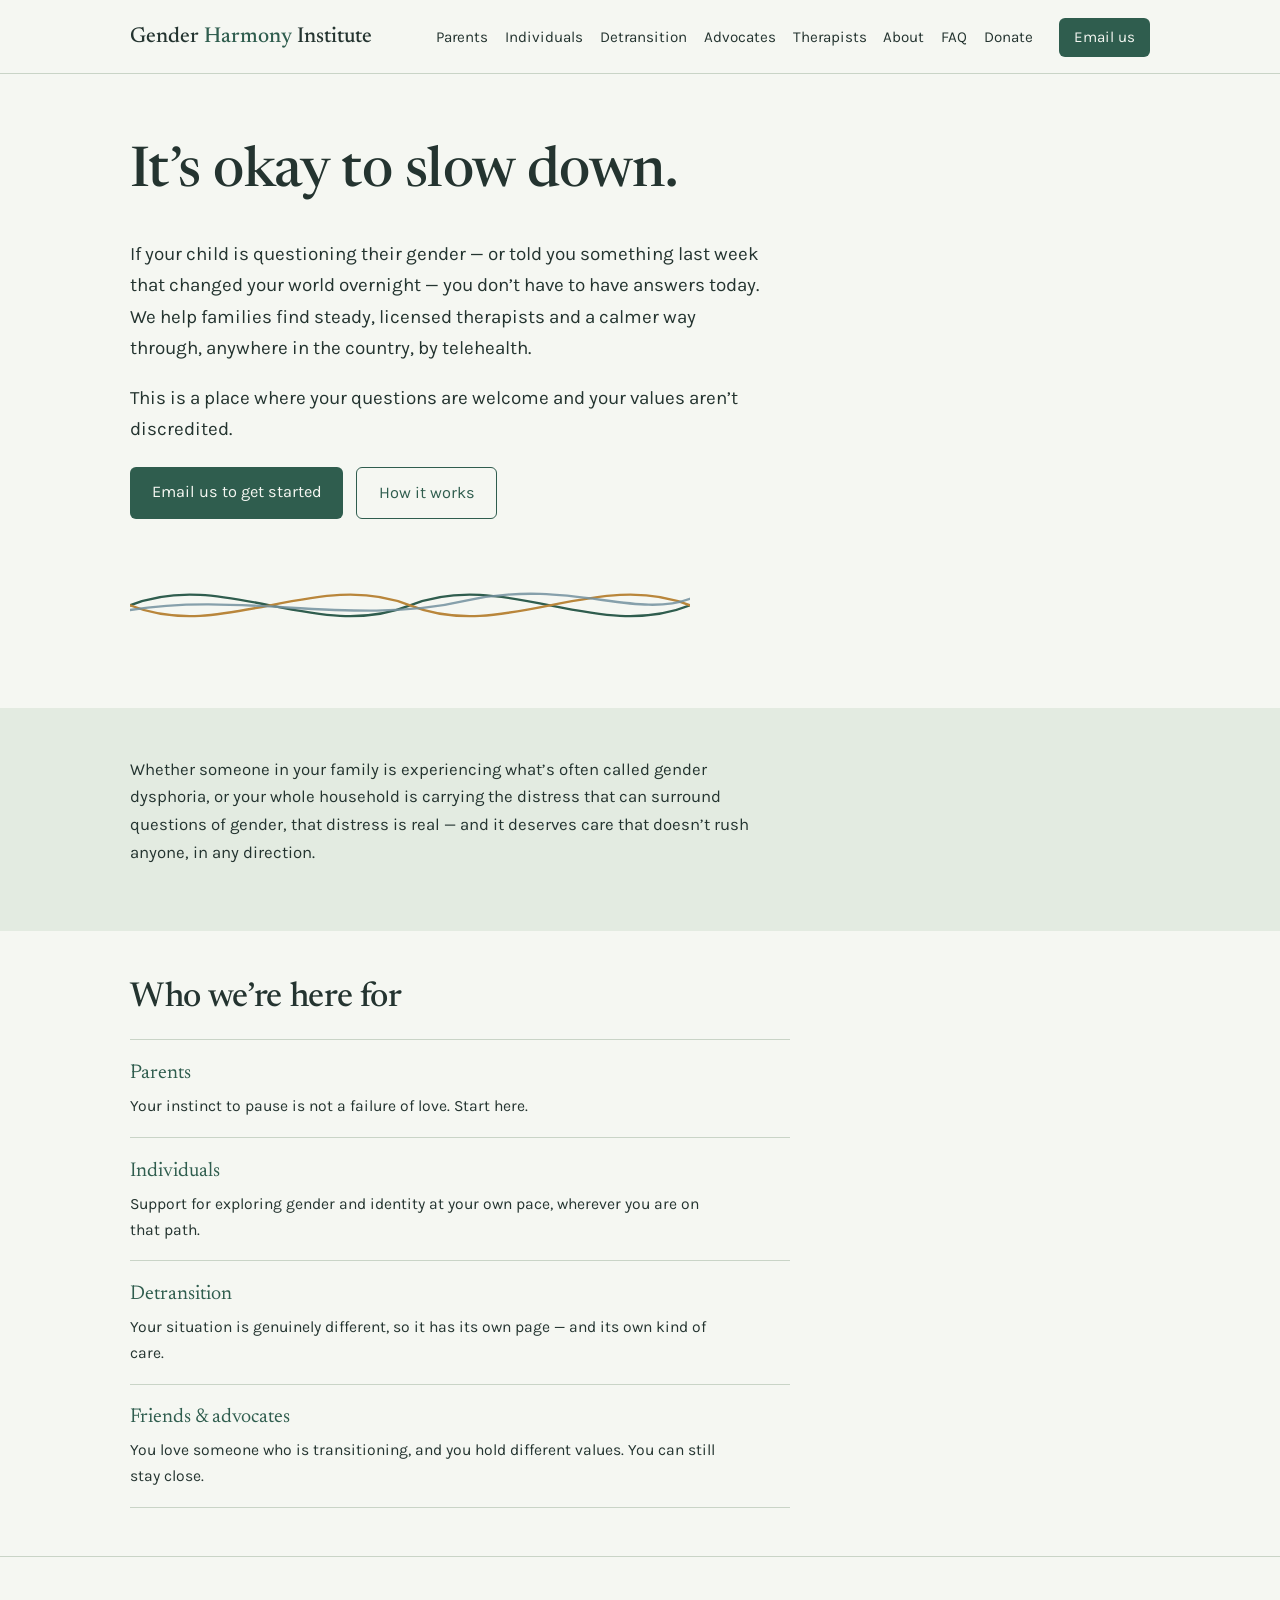
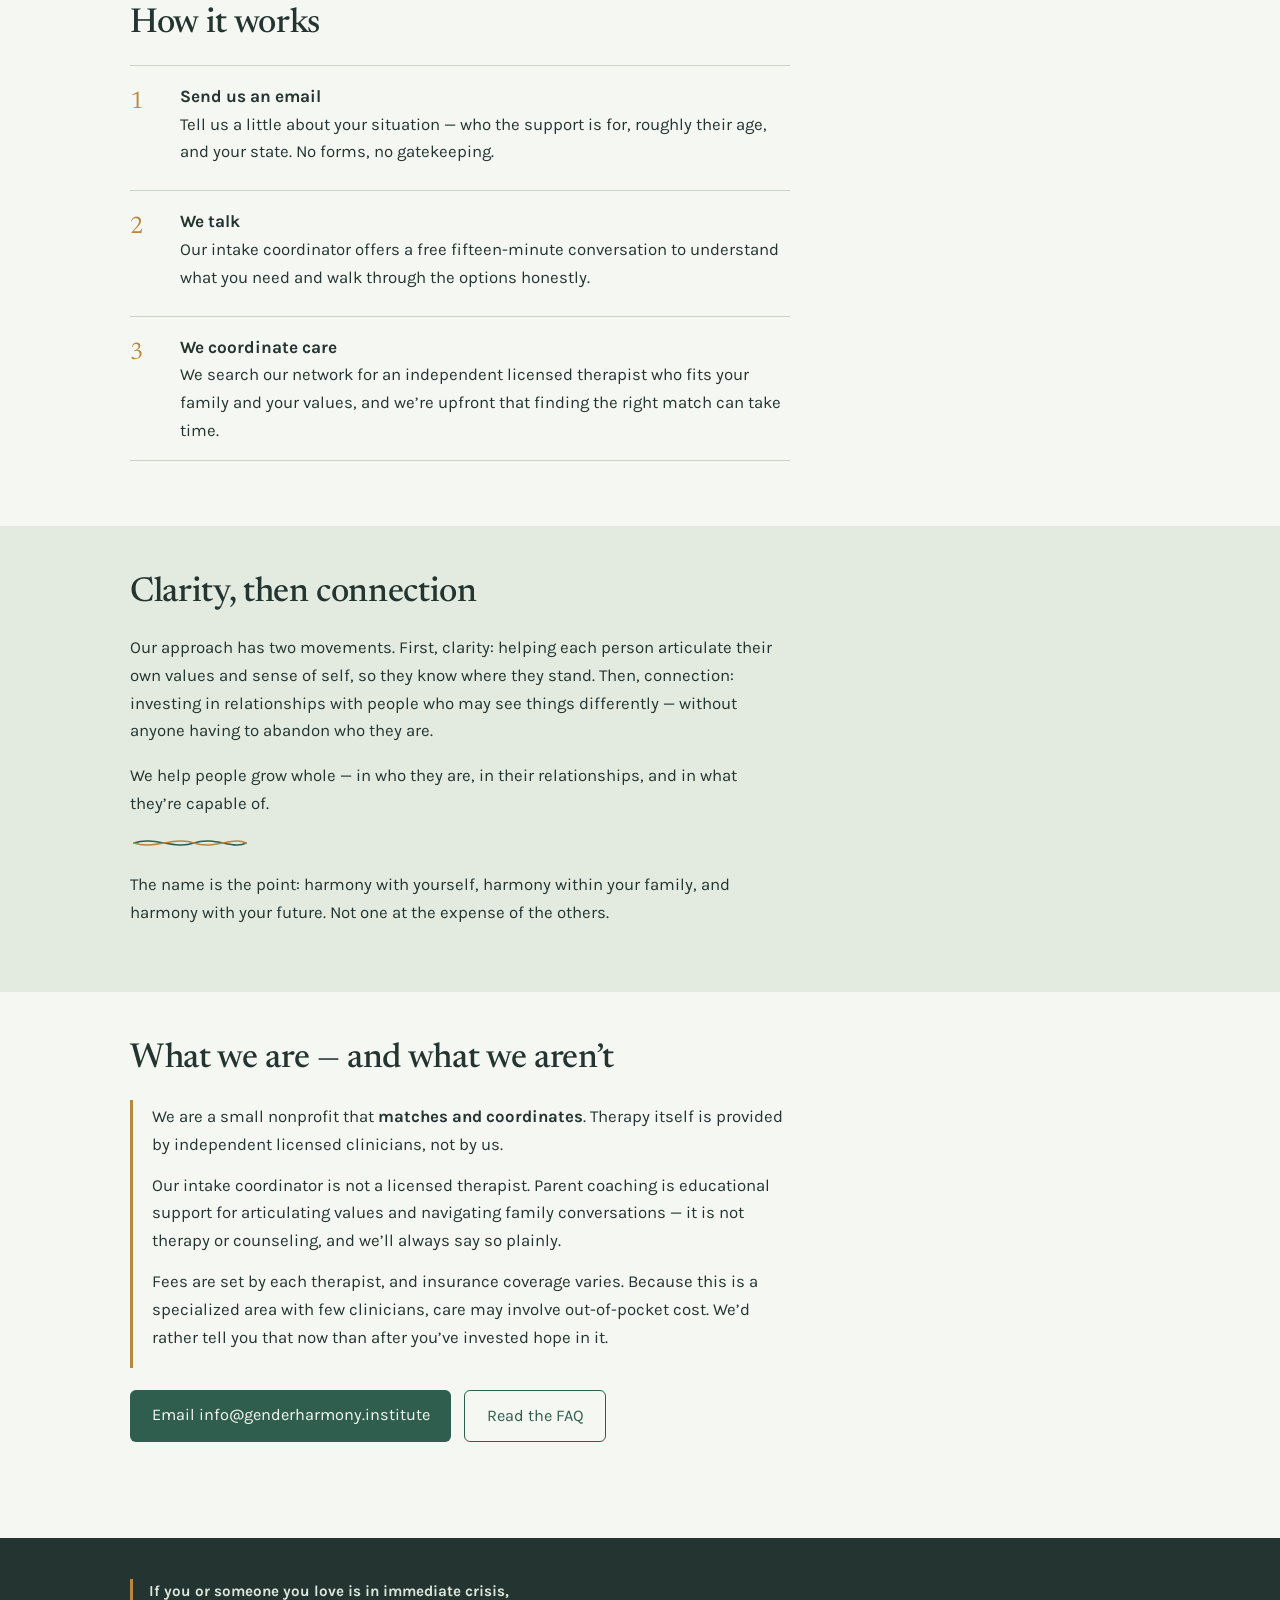
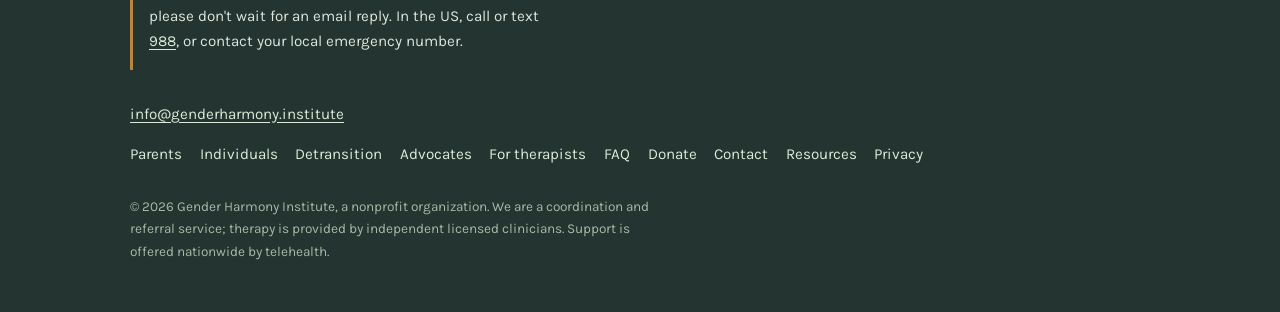
<file: index.html>
<!DOCTYPE html>
<html lang="en">
<head>
<meta charset="utf-8">
<meta name="viewport" content="width=device-width, initial-scale=1">
<title>Gender Harmony Institute — room to slow down</title>
<meta name="description" content="A nonprofit that connects families navigating gender-related distress or gender dysphoria with independent licensed therapists nationwide. It's okay to slow down.">
<link rel="preconnect" href="https://fonts.googleapis.com">
<link rel="preconnect" href="https://fonts.gstatic.com" crossorigin>
<link href="https://fonts.googleapis.com/css2?family=Karla:wght@400;600;700&family=Newsreader:ital,wght@0,400;0,500;0,600;1,400&display=swap" rel="stylesheet">
<link rel="icon" href="data:image/svg+xml,%3Csvg xmlns=%27http://www.w3.org/2000/svg%27 viewBox=%270 0 32 32%27%3E%3Ccircle cx=%2716%27 cy=%2716%27 r=%2716%27 fill=%27%232F5D4E%27/%3E%3Cpath d=%27M5 16c4-6 8 6 11 0s7-6 11 0%27 fill=%27none%27 stroke=%27%23F5F7F2%27 stroke-width=%272.2%27 stroke-linecap=%27round%27/%3E%3Cpath d=%27M5 16c4 6 8-6 11 0s7 6 11 0%27 fill=%27none%27 stroke=%27%23B9863B%27 stroke-width=%272.2%27 stroke-linecap=%27round%27/%3E%3C/svg%3E">
<link rel="stylesheet" href="styles.css">
</head>
<body>
<header class="site-header">
  <div class="wrap">
    <a class="wordmark" href="index.html">Gender <span>Harmony</span> Institute</a>
    <nav class="primary" aria-label="Main">
      <a href="parents.html">Parents</a>
      <a href="individuals.html">Individuals</a>
      <a href="detransition.html">Detransition</a>
      <a href="advocates.html">Advocates</a>
      <a href="therapists.html">Therapists</a>
      <a href="about.html">About</a>
      <a href="faq.html">FAQ</a>
      <a href="donate.html">Donate</a>
    </nav>
    <a class="nav-cta" href="mailto:info@genderharmony.institute">Email us</a>
  </div>
</header>
<main>

<section class="hero">
  <div class="wrap">
    <h1>It&rsquo;s okay to slow down.</h1>
    <p class="lede">If your child is questioning their gender &mdash; or told you something last week that changed your world overnight &mdash; you don&rsquo;t have to have answers today. We help families find steady, licensed therapists and a calmer way through, anywhere in the country, by telehealth.</p>
    <p class="lede">This is a place where your questions are welcome and your values aren&rsquo;t discredited.</p>
    <div class="btn-row">
      <a class="btn" href="mailto:info@genderharmony.institute">Email us to get started</a>
      <a class="btn ghost" href="#how">How it works</a>
    </div>
    <svg class="braid" viewBox="0 0 600 110" role="img" aria-label="Three interwoven strands, representing self, relationships, and capability" xmlns="http://www.w3.org/2000/svg">
  <path d="M0,55 C100,15 200,95 300,55 C400,15 500,95 600,55" fill="none" stroke="#2F5D4E" stroke-width="2.5" stroke-linecap="round"/>
  <path d="M0,55 C100,95 200,15 300,55 C400,95 500,15 600,55" fill="none" stroke="#B9863B" stroke-width="2.5" stroke-linecap="round"/>
  <path d="M0,60 C120,40 240,78 360,50 C470,26 540,70 600,48" fill="none" stroke="#74919F" stroke-width="2.5" stroke-linecap="round" opacity="0.85"/>
</svg>
  </div>
</section>

<section class="band">
  <div class="wrap">
    <p style="max-width:62ch">Whether someone in your family is experiencing what&rsquo;s often called gender dysphoria, or your whole household is carrying the distress that can surround questions of gender, that distress is real &mdash; and it deserves care that doesn&rsquo;t rush anyone, in any direction.</p>
  </div>
</section>

<section>
  <div class="wrap">
    <h2>Who we&rsquo;re here for</h2>
    <ul class="paths">
      <li><a href="parents.html">Parents</a><p>Your instinct to pause is not a failure of love. Start here.</p></li>
      <li><a href="individuals.html">Individuals</a><p>Support for exploring gender and identity at your own pace, wherever you are on that path.</p></li>
      <li><a href="detransition.html">Detransition</a><p>Your situation is genuinely different, so it has its own page &mdash; and its own kind of care.</p></li>
      <li><a href="advocates.html">Friends &amp; advocates</a><p>You love someone who is transitioning, and you hold different values. You can still stay close.</p></li>
    </ul>
  </div>
</section>

<section class="rule-top" id="how">
  <div class="wrap">
    <h2>How it works</h2>
    <ol class="steps">
      <li><strong>Send us an email</strong> Tell us a little about your situation &mdash; who the support is for, roughly their age, and your state. No forms, no gatekeeping.</li>
      <li><strong>We talk</strong> Our intake coordinator offers a free fifteen-minute conversation to understand what you need and walk through the options honestly.</li>
      <li><strong>We coordinate care</strong> We search our network for an independent licensed therapist who fits your family and your values, and we&rsquo;re upfront that finding the right match can take time.</li>
    </ol>
  </div>
</section>

<section class="band">
  <div class="wrap">
    <h2>Clarity, then connection</h2>
    <p>Our approach has two movements. First, clarity: helping each person articulate their own values and sense of self, so they know where they stand. Then, connection: investing in relationships with people who may see things differently &mdash; without anyone having to abandon who they are.</p>
    <p>We help people grow whole &mdash; in who they are, in their relationships, and in what they&rsquo;re capable of.</p>
    <svg class="divider" width="120" height="18" viewBox="0 0 120 18" aria-hidden="true" xmlns="http://www.w3.org/2000/svg">
  <path d="M4,9 C24,2 44,16 64,9 C84,2 104,16 116,9" fill="none" stroke="#2F5D4E" stroke-width="1.6" stroke-linecap="round"/>
  <path d="M4,9 C24,16 44,2 64,9 C84,16 104,2 116,9" fill="none" stroke="#B9863B" stroke-width="1.6" stroke-linecap="round"/>
</svg>
    <p style="max-width:62ch">The name is the point: harmony with yourself, harmony within your family, and harmony with your future. Not one at the expense of the others.</p>
  </div>
</section>

<section>
  <div class="wrap">
    <h2>What we are &mdash; and what we aren&rsquo;t</h2>
    <div class="plain">
      <p>We are a small nonprofit that <strong>matches and coordinates</strong>. Therapy itself is provided by independent licensed clinicians, not by us.</p>
      <p>Our intake coordinator is not a licensed therapist. Parent coaching is educational support for articulating values and navigating family conversations &mdash; it is not therapy or counseling, and we&rsquo;ll always say so plainly.</p>
      <p>Fees are set by each therapist, and insurance coverage varies. Because this is a specialized area with few clinicians, care may involve out-of-pocket cost. We&rsquo;d rather tell you that now than after you&rsquo;ve invested hope in it.</p>
    </div>
    <div class="btn-row">
      <a class="btn" href="mailto:info@genderharmony.institute">Email info@genderharmony.institute</a>
      <a class="btn ghost" href="faq.html">Read the FAQ</a>
    </div>
  </div>
</section>

</main>
<footer>
  <div class="wrap">
    <div class="cols">
      <div class="crisis">
        <p><strong>If you or someone you love is in immediate crisis,</strong> please don't wait for an email reply. In the US, call or text <a href="tel:988">988</a>, or contact your local emergency number.</p>
      </div>
      <div>
        <p><a href="mailto:info@genderharmony.institute">info@genderharmony.institute</a></p>
        <nav aria-label="Footer">
          <a href="parents.html">Parents</a>
          <a href="individuals.html">Individuals</a>
          <a href="detransition.html">Detransition</a>
          <a href="advocates.html">Advocates</a>
          <a href="therapists.html">For therapists</a>
          <a href="faq.html">FAQ</a>
          <a href="donate.html">Donate</a>
          <a href="contact.html">Contact</a>
          <a href="resources.html">Resources</a>
          <a href="privacy.html">Privacy</a>
        </nav>
      </div>
    </div>
    <p class="fine">&copy; 2026 Gender Harmony Institute, a nonprofit organization. We are a coordination and referral service; therapy is provided by independent licensed clinicians. Support is offered nationwide by telehealth.</p>
  </div>
</footer>
</body>
</html>
</file>
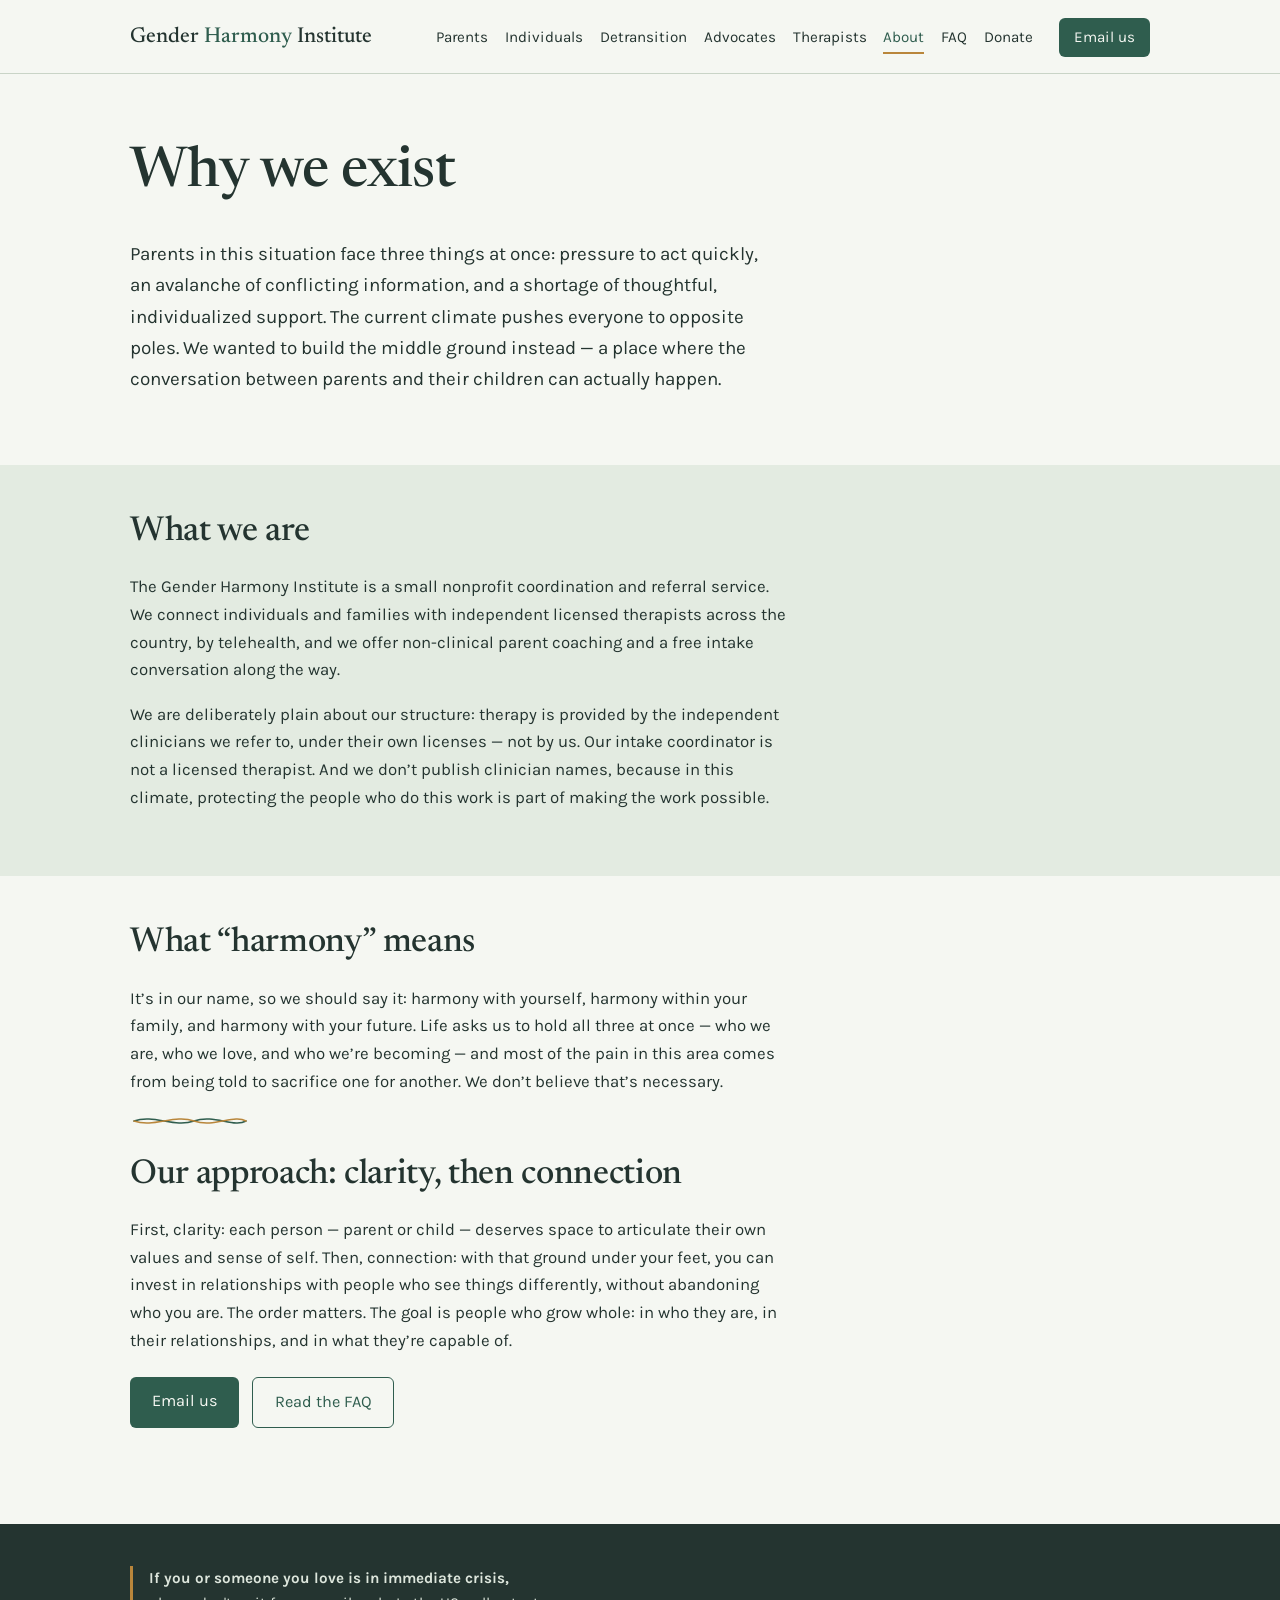
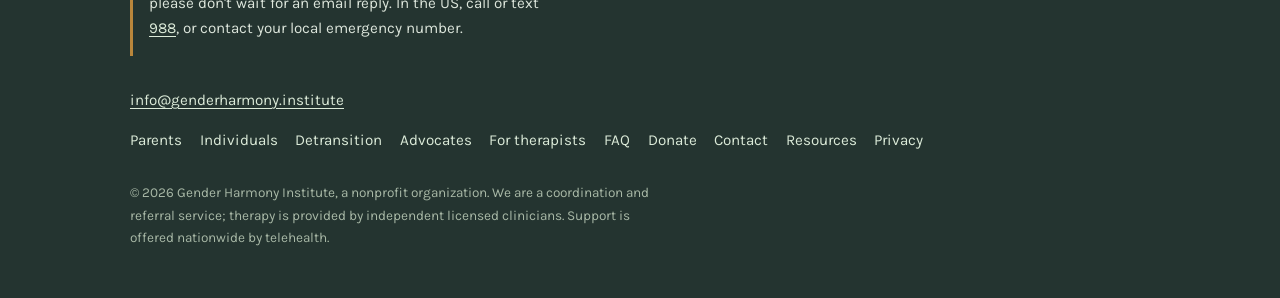
<file: about.html>
<!DOCTYPE html>
<html lang="en">
<head>
<meta charset="utf-8">
<meta name="viewport" content="width=device-width, initial-scale=1">
<title>About — Gender Harmony Institute</title>
<meta name="description" content="Who we are: a small nonprofit coordinating care for families navigating gender-related distress, nationwide by telehealth. Why harmony is the point.">
<link rel="preconnect" href="https://fonts.googleapis.com">
<link rel="preconnect" href="https://fonts.gstatic.com" crossorigin>
<link href="https://fonts.googleapis.com/css2?family=Karla:wght@400;600;700&family=Newsreader:ital,wght@0,400;0,500;0,600;1,400&display=swap" rel="stylesheet">
<link rel="icon" href="data:image/svg+xml,%3Csvg xmlns=%27http://www.w3.org/2000/svg%27 viewBox=%270 0 32 32%27%3E%3Ccircle cx=%2716%27 cy=%2716%27 r=%2716%27 fill=%27%232F5D4E%27/%3E%3Cpath d=%27M5 16c4-6 8 6 11 0s7-6 11 0%27 fill=%27none%27 stroke=%27%23F5F7F2%27 stroke-width=%272.2%27 stroke-linecap=%27round%27/%3E%3Cpath d=%27M5 16c4 6 8-6 11 0s7 6 11 0%27 fill=%27none%27 stroke=%27%23B9863B%27 stroke-width=%272.2%27 stroke-linecap=%27round%27/%3E%3C/svg%3E">
<link rel="stylesheet" href="styles.css">
</head>
<body>
<header class="site-header">
  <div class="wrap">
    <a class="wordmark" href="index.html">Gender <span>Harmony</span> Institute</a>
    <nav class="primary" aria-label="Main">
      <a href="parents.html">Parents</a>
      <a href="individuals.html">Individuals</a>
      <a href="detransition.html">Detransition</a>
      <a href="advocates.html">Advocates</a>
      <a href="therapists.html">Therapists</a>
      <a href="about.html" aria-current="page">About</a>
      <a href="faq.html">FAQ</a>
      <a href="donate.html">Donate</a>
    </nav>
    <a class="nav-cta" href="mailto:info@genderharmony.institute">Email us</a>
  </div>
</header>
<main>

<section class="hero">
  <div class="wrap">
    <h1>Why we exist</h1>
    <p class="lede">Parents in this situation face three things at once: pressure to act quickly, an avalanche of conflicting information, and a shortage of thoughtful, individualized support. The current climate pushes everyone to opposite poles. We wanted to build the middle ground instead &mdash; a place where the conversation between parents and their children can actually happen.</p>
  </div>
</section>

<section class="band">
  <div class="wrap">
    <h2>What we are</h2>
    <p>The Gender Harmony Institute is a small nonprofit coordination and referral service. We connect individuals and families with independent licensed therapists across the country, by telehealth, and we offer non-clinical parent coaching and a free intake conversation along the way.</p>
    <p>We are deliberately plain about our structure: therapy is provided by the independent clinicians we refer to, under their own licenses &mdash; not by us. Our intake coordinator is not a licensed therapist. And we don&rsquo;t publish clinician names, because in this climate, protecting the people who do this work is part of making the work possible.</p>
  </div>
</section>

<section>
  <div class="wrap">
    <h2>What &ldquo;harmony&rdquo; means</h2>
    <p>It&rsquo;s in our name, so we should say it: harmony with yourself, harmony within your family, and harmony with your future. Life asks us to hold all three at once &mdash; who we are, who we love, and who we&rsquo;re becoming &mdash; and most of the pain in this area comes from being told to sacrifice one for another. We don&rsquo;t believe that&rsquo;s necessary.</p>
    <svg class="divider" width="120" height="18" viewBox="0 0 120 18" aria-hidden="true" xmlns="http://www.w3.org/2000/svg">
  <path d="M4,9 C24,2 44,16 64,9 C84,2 104,16 116,9" fill="none" stroke="#2F5D4E" stroke-width="1.6" stroke-linecap="round"/>
  <path d="M4,9 C24,16 44,2 64,9 C84,16 104,2 116,9" fill="none" stroke="#B9863B" stroke-width="1.6" stroke-linecap="round"/>
</svg>
    <h2 style="margin-top:1.6rem">Our approach: clarity, then connection</h2>
    <p>First, clarity: each person &mdash; parent or child &mdash; deserves space to articulate their own values and sense of self. Then, connection: with that ground under your feet, you can invest in relationships with people who see things differently, without abandoning who you are. The order matters. The goal is people who grow whole: in who they are, in their relationships, and in what they&rsquo;re capable of.</p>
    <div class="btn-row">
      <a class="btn" href="mailto:info@genderharmony.institute">Email us</a>
      <a class="btn ghost" href="faq.html">Read the FAQ</a>
    </div>
  </div>
</section>

</main>
<footer>
  <div class="wrap">
    <div class="cols">
      <div class="crisis">
        <p><strong>If you or someone you love is in immediate crisis,</strong> please don't wait for an email reply. In the US, call or text <a href="tel:988">988</a>, or contact your local emergency number.</p>
      </div>
      <div>
        <p><a href="mailto:info@genderharmony.institute">info@genderharmony.institute</a></p>
        <nav aria-label="Footer">
          <a href="parents.html">Parents</a>
          <a href="individuals.html">Individuals</a>
          <a href="detransition.html">Detransition</a>
          <a href="advocates.html">Advocates</a>
          <a href="therapists.html">For therapists</a>
          <a href="faq.html">FAQ</a>
          <a href="donate.html">Donate</a>
          <a href="contact.html">Contact</a>
          <a href="resources.html">Resources</a>
          <a href="privacy.html">Privacy</a>
        </nav>
      </div>
    </div>
    <p class="fine">&copy; 2026 Gender Harmony Institute, a nonprofit organization. We are a coordination and referral service; therapy is provided by independent licensed clinicians. Support is offered nationwide by telehealth.</p>
  </div>
</footer>
</body>
</html>
</file>
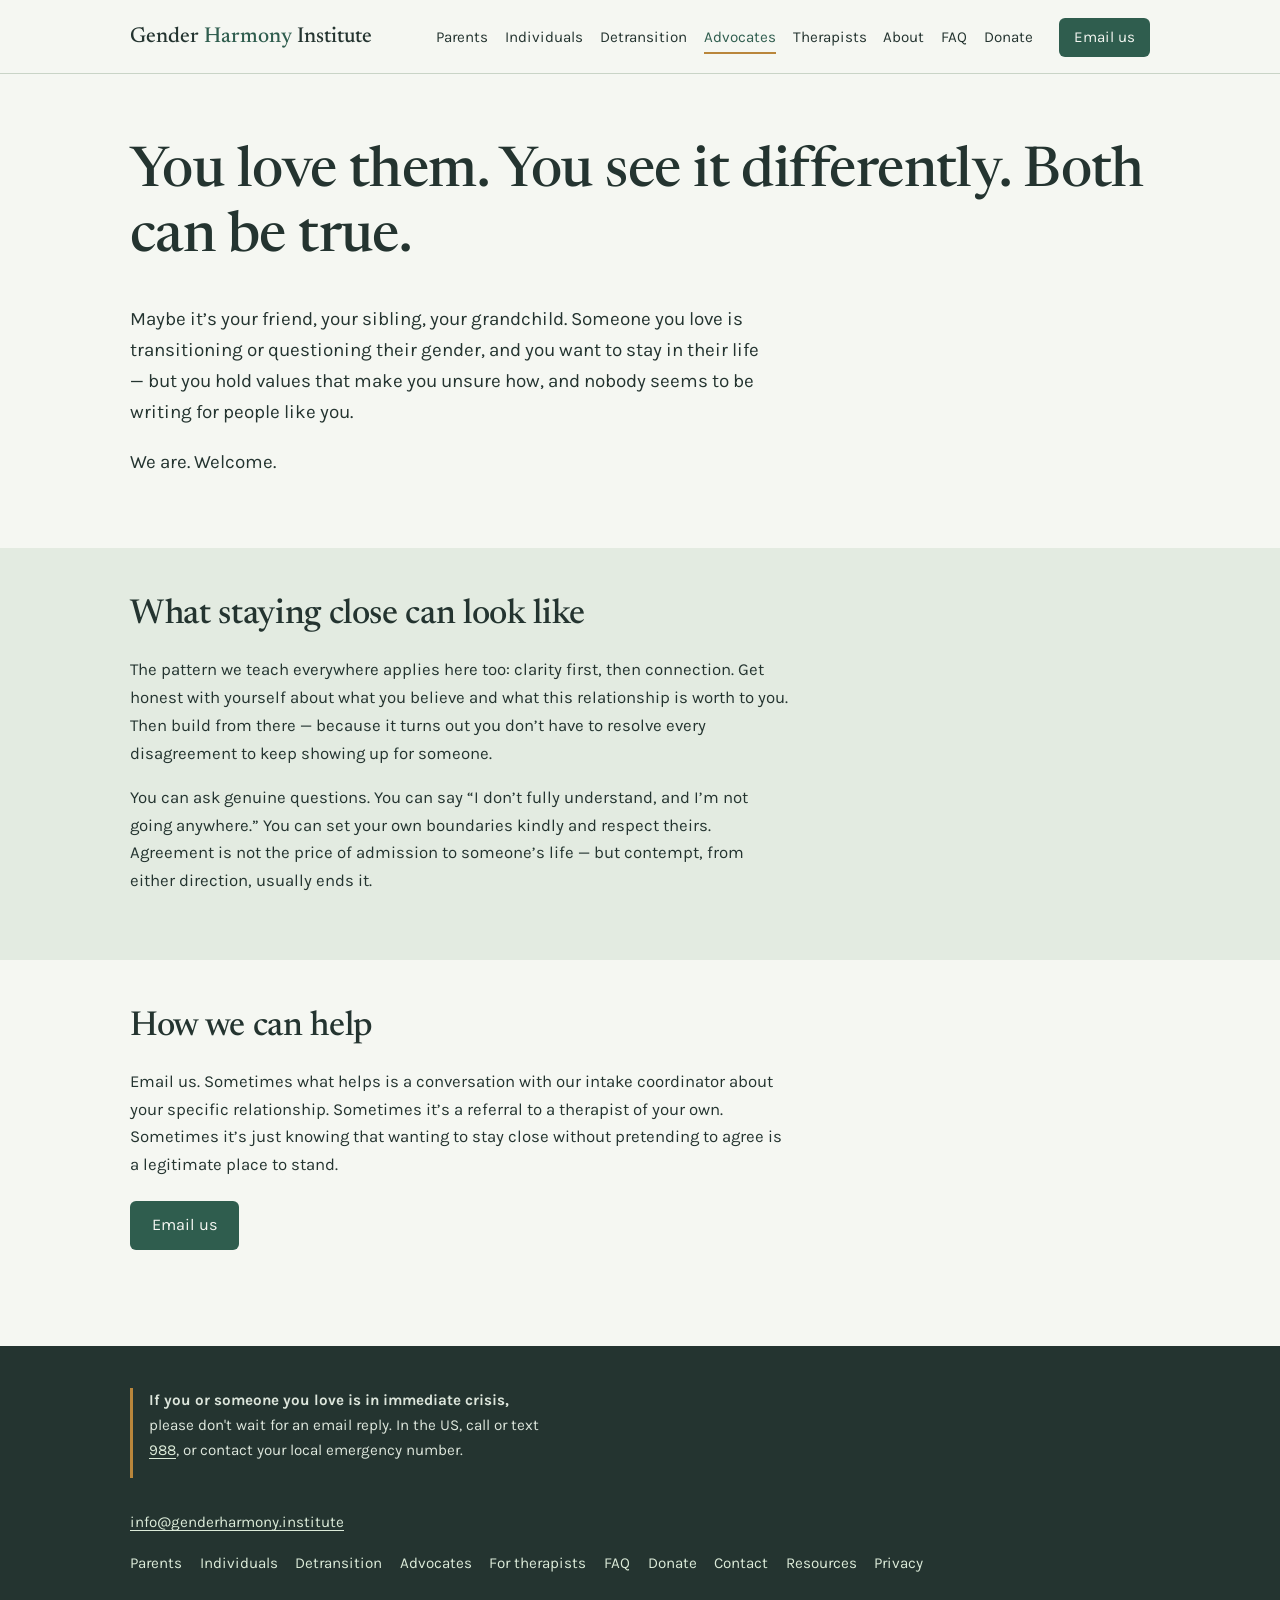
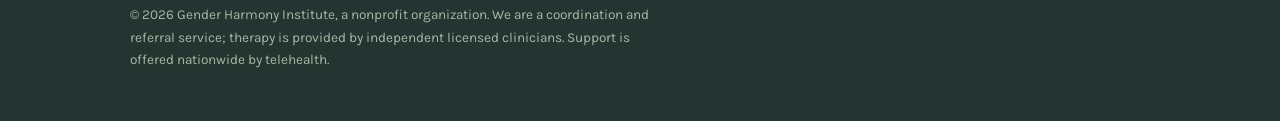
<file: advocates.html>
<!DOCTYPE html>
<html lang="en">
<head>
<meta charset="utf-8">
<meta name="viewport" content="width=device-width, initial-scale=1">
<title>For friends & advocates — Gender Harmony Institute</title>
<meta name="description" content="Guidance for friends, siblings, and extended family who want to support someone transitioning while holding different values. Staying close is possible.">
<link rel="preconnect" href="https://fonts.googleapis.com">
<link rel="preconnect" href="https://fonts.gstatic.com" crossorigin>
<link href="https://fonts.googleapis.com/css2?family=Karla:wght@400;600;700&family=Newsreader:ital,wght@0,400;0,500;0,600;1,400&display=swap" rel="stylesheet">
<link rel="icon" href="data:image/svg+xml,%3Csvg xmlns=%27http://www.w3.org/2000/svg%27 viewBox=%270 0 32 32%27%3E%3Ccircle cx=%2716%27 cy=%2716%27 r=%2716%27 fill=%27%232F5D4E%27/%3E%3Cpath d=%27M5 16c4-6 8 6 11 0s7-6 11 0%27 fill=%27none%27 stroke=%27%23F5F7F2%27 stroke-width=%272.2%27 stroke-linecap=%27round%27/%3E%3Cpath d=%27M5 16c4 6 8-6 11 0s7 6 11 0%27 fill=%27none%27 stroke=%27%23B9863B%27 stroke-width=%272.2%27 stroke-linecap=%27round%27/%3E%3C/svg%3E">
<link rel="stylesheet" href="styles.css">
</head>
<body>
<header class="site-header">
  <div class="wrap">
    <a class="wordmark" href="index.html">Gender <span>Harmony</span> Institute</a>
    <nav class="primary" aria-label="Main">
      <a href="parents.html">Parents</a>
      <a href="individuals.html">Individuals</a>
      <a href="detransition.html">Detransition</a>
      <a href="advocates.html" aria-current="page">Advocates</a>
      <a href="therapists.html">Therapists</a>
      <a href="about.html">About</a>
      <a href="faq.html">FAQ</a>
      <a href="donate.html">Donate</a>
    </nav>
    <a class="nav-cta" href="mailto:info@genderharmony.institute">Email us</a>
  </div>
</header>
<main>

<section class="hero">
  <div class="wrap">
    <h1>You love them. You see it differently. Both can be true.</h1>
    <p class="lede">Maybe it&rsquo;s your friend, your sibling, your grandchild. Someone you love is transitioning or questioning their gender, and you want to stay in their life &mdash; but you hold values that make you unsure how, and nobody seems to be writing for people like you.</p>
    <p class="lede">We are. Welcome.</p>
  </div>
</section>

<section class="band">
  <div class="wrap">
    <h2>What staying close can look like</h2>
    <p>The pattern we teach everywhere applies here too: clarity first, then connection. Get honest with yourself about what you believe and what this relationship is worth to you. Then build from there &mdash; because it turns out you don&rsquo;t have to resolve every disagreement to keep showing up for someone.</p>
    <p>You can ask genuine questions. You can say &ldquo;I don&rsquo;t fully understand, and I&rsquo;m not going anywhere.&rdquo; You can set your own boundaries kindly and respect theirs. Agreement is not the price of admission to someone&rsquo;s life &mdash; but contempt, from either direction, usually ends it.</p>
  </div>
</section>

<section>
  <div class="wrap">
    <h2>How we can help</h2>
    <p>Email us. Sometimes what helps is a conversation with our intake coordinator about your specific relationship. Sometimes it&rsquo;s a referral to a therapist of your own. Sometimes it&rsquo;s just knowing that wanting to stay close without pretending to agree is a legitimate place to stand.</p>
    <div class="btn-row">
      <a class="btn" href="mailto:info@genderharmony.institute">Email us</a>
    </div>
  </div>
</section>

</main>
<footer>
  <div class="wrap">
    <div class="cols">
      <div class="crisis">
        <p><strong>If you or someone you love is in immediate crisis,</strong> please don't wait for an email reply. In the US, call or text <a href="tel:988">988</a>, or contact your local emergency number.</p>
      </div>
      <div>
        <p><a href="mailto:info@genderharmony.institute">info@genderharmony.institute</a></p>
        <nav aria-label="Footer">
          <a href="parents.html">Parents</a>
          <a href="individuals.html">Individuals</a>
          <a href="detransition.html">Detransition</a>
          <a href="advocates.html">Advocates</a>
          <a href="therapists.html">For therapists</a>
          <a href="faq.html">FAQ</a>
          <a href="donate.html">Donate</a>
          <a href="contact.html">Contact</a>
          <a href="resources.html">Resources</a>
          <a href="privacy.html">Privacy</a>
        </nav>
      </div>
    </div>
    <p class="fine">&copy; 2026 Gender Harmony Institute, a nonprofit organization. We are a coordination and referral service; therapy is provided by independent licensed clinicians. Support is offered nationwide by telehealth.</p>
  </div>
</footer>
</body>
</html>
</file>
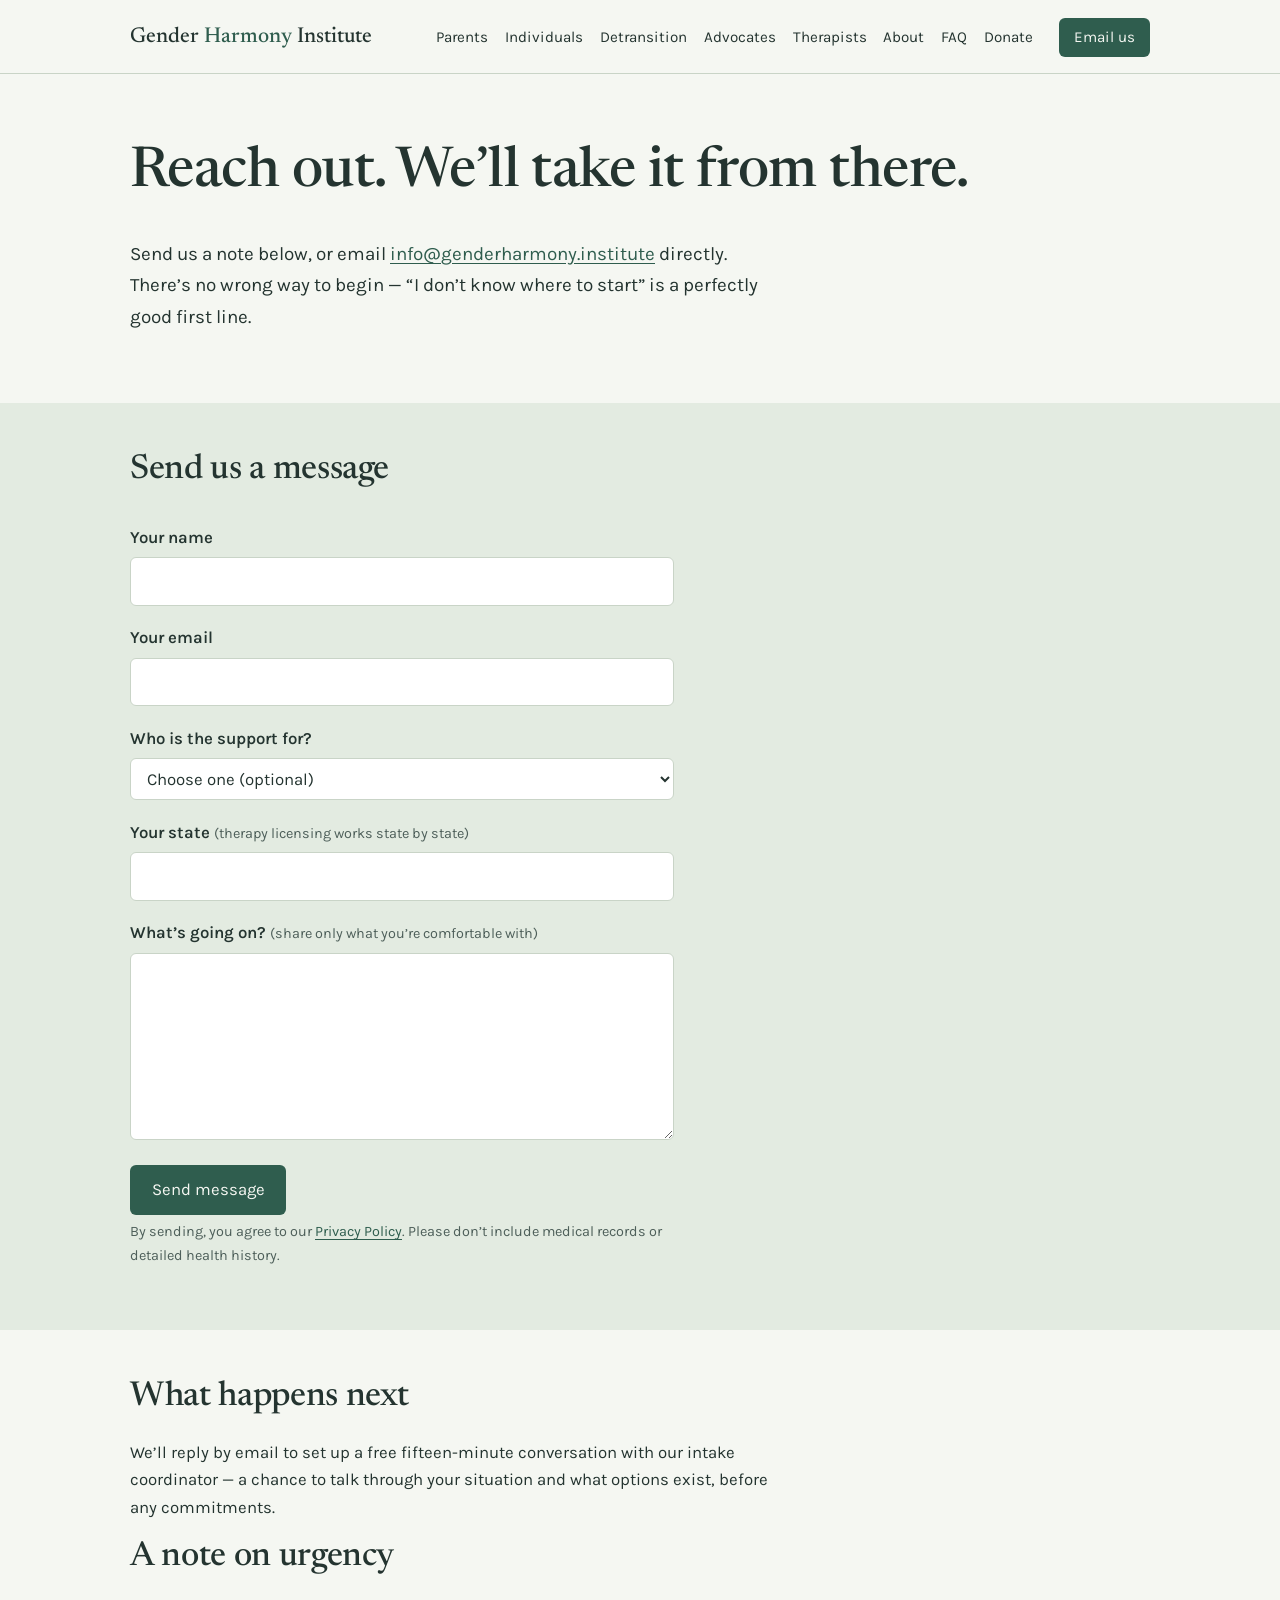
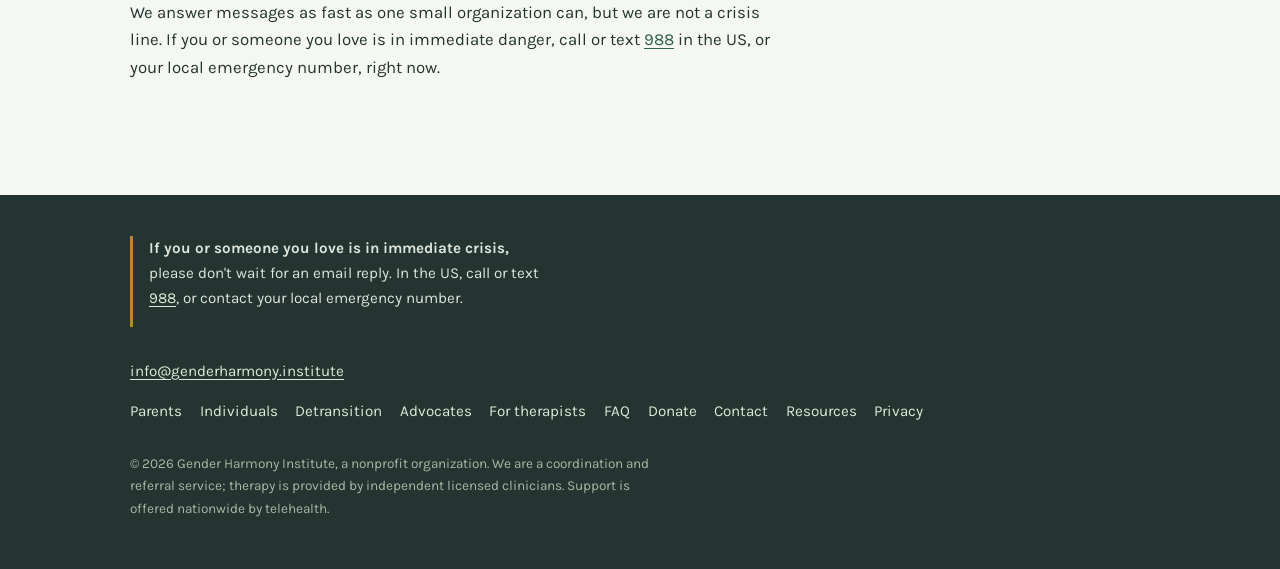
<file: contact.html>
<!DOCTYPE html>
<html lang="en">
<head>
<meta charset="utf-8">
<meta name="viewport" content="width=device-width, initial-scale=1">
<title>Contact — Gender Harmony Institute</title>
<meta name="description" content="Send us a message or email us to start. A free fifteen-minute conversation with our intake coordinator is the first step for every family.">
<link rel="preconnect" href="https://fonts.googleapis.com">
<link rel="preconnect" href="https://fonts.gstatic.com" crossorigin>
<link href="https://fonts.googleapis.com/css2?family=Karla:wght@400;600;700&family=Newsreader:ital,wght@0,400;0,500;0,600;1,400&display=swap" rel="stylesheet">
<link rel="icon" href="data:image/svg+xml,%3Csvg xmlns=%27http://www.w3.org/2000/svg%27 viewBox=%270 0 32 32%27%3E%3Ccircle cx=%2716%27 cy=%2716%27 r=%2716%27 fill=%27%232F5D4E%27/%3E%3Cpath d=%27M5 16c4-6 8 6 11 0s7-6 11 0%27 fill=%27none%27 stroke=%27%23F5F7F2%27 stroke-width=%272.2%27 stroke-linecap=%27round%27/%3E%3Cpath d=%27M5 16c4 6 8-6 11 0s7 6 11 0%27 fill=%27none%27 stroke=%27%23B9863B%27 stroke-width=%272.2%27 stroke-linecap=%27round%27/%3E%3C/svg%3E">
<link rel="stylesheet" href="styles.css">
</head>
<body>
<header class="site-header">
  <div class="wrap">
    <a class="wordmark" href="index.html">Gender <span>Harmony</span> Institute</a>
    <nav class="primary" aria-label="Main">
      <a href="parents.html">Parents</a>
      <a href="individuals.html">Individuals</a>
      <a href="detransition.html">Detransition</a>
      <a href="advocates.html">Advocates</a>
      <a href="therapists.html">Therapists</a>
      <a href="about.html">About</a>
      <a href="faq.html">FAQ</a>
      <a href="donate.html">Donate</a>
    </nav>
    <a class="nav-cta" href="mailto:info@genderharmony.institute">Email us</a>
  </div>
</header>
<main>

<section class="hero">
  <div class="wrap">
    <h1>Reach out. We&rsquo;ll take it from there.</h1>
    <p class="lede">Send us a note below, or email <a href="mailto:info@genderharmony.institute">info@genderharmony.institute</a> directly. There&rsquo;s no wrong way to begin &mdash; &ldquo;I don&rsquo;t know where to start&rdquo; is a perfectly good first line.</p>
  </div>
</section>

<section class="band">
  <div class="wrap">
    <h2>Send us a message</h2>
    <form class="contact-form" action="https://formsubmit.co/info@genderharmony.institute" method="POST">
      <input type="hidden" name="_subject" value="New inquiry from the GHI website">
      <input type="hidden" name="_template" value="table">
      <input type="hidden" name="_next" id="next-url" value="https://genderharmony.institute/thanks.html">
      <input type="text" name="_honey" class="hp" tabindex="-1" autocomplete="off" aria-hidden="true">

      <label for="name">Your name</label>
      <input id="name" name="name" type="text" autocomplete="name" required>

      <label for="email">Your email</label>
      <input id="email" name="email" type="email" autocomplete="email" required>

      <label for="for-whom">Who is the support for?</label>
      <select id="for-whom" name="support_for">
        <option value="">Choose one (optional)</option>
        <option>Myself</option>
        <option>My child</option>
        <option>Another family member or friend</option>
        <option>I&rsquo;m a therapist</option>
        <option>Something else</option>
      </select>

      <label for="state">Your state <span class="hint">(therapy licensing works state by state)</span></label>
      <input id="state" name="state" type="text" autocomplete="address-level1">

      <label for="message">What&rsquo;s going on? <span class="hint">(share only what you&rsquo;re comfortable with)</span></label>
      <textarea id="message" name="message" rows="6" required></textarea>

      <button class="btn" type="submit">Send message</button>
      <p class="hint">By sending, you agree to our <a href="privacy.html">Privacy Policy</a>. Please don&rsquo;t include medical records or detailed health history.</p>
    </form>
  </div>
</section>

<section>
  <div class="wrap">
    <h2>What happens next</h2>
    <p>We&rsquo;ll reply by email to set up a free fifteen-minute conversation with our intake coordinator &mdash; a chance to talk through your situation and what options exist, before any commitments.</p>
    <h2>A note on urgency</h2>
    <p>We answer messages as fast as one small organization can, but we are not a crisis line. If you or someone you love is in immediate danger, call or text <a href="tel:988">988</a> in the US, or your local emergency number, right now.</p>
  </div>
</section>

<script>
  // Send people back to this same site after submitting (works on preview links too)
  document.getElementById('next-url').value = location.origin + '/thanks.html';
</script>

</main>
<footer>
  <div class="wrap">
    <div class="cols">
      <div class="crisis">
        <p><strong>If you or someone you love is in immediate crisis,</strong> please don't wait for an email reply. In the US, call or text <a href="tel:988">988</a>, or contact your local emergency number.</p>
      </div>
      <div>
        <p><a href="mailto:info@genderharmony.institute">info@genderharmony.institute</a></p>
        <nav aria-label="Footer">
          <a href="parents.html">Parents</a>
          <a href="individuals.html">Individuals</a>
          <a href="detransition.html">Detransition</a>
          <a href="advocates.html">Advocates</a>
          <a href="therapists.html">For therapists</a>
          <a href="faq.html">FAQ</a>
          <a href="donate.html">Donate</a>
          <a href="contact.html">Contact</a>
          <a href="resources.html">Resources</a>
          <a href="privacy.html">Privacy</a>
        </nav>
      </div>
    </div>
    <p class="fine">&copy; 2026 Gender Harmony Institute, a nonprofit organization. We are a coordination and referral service; therapy is provided by independent licensed clinicians. Support is offered nationwide by telehealth.</p>
  </div>
</footer>
</body>
</html>
</file>
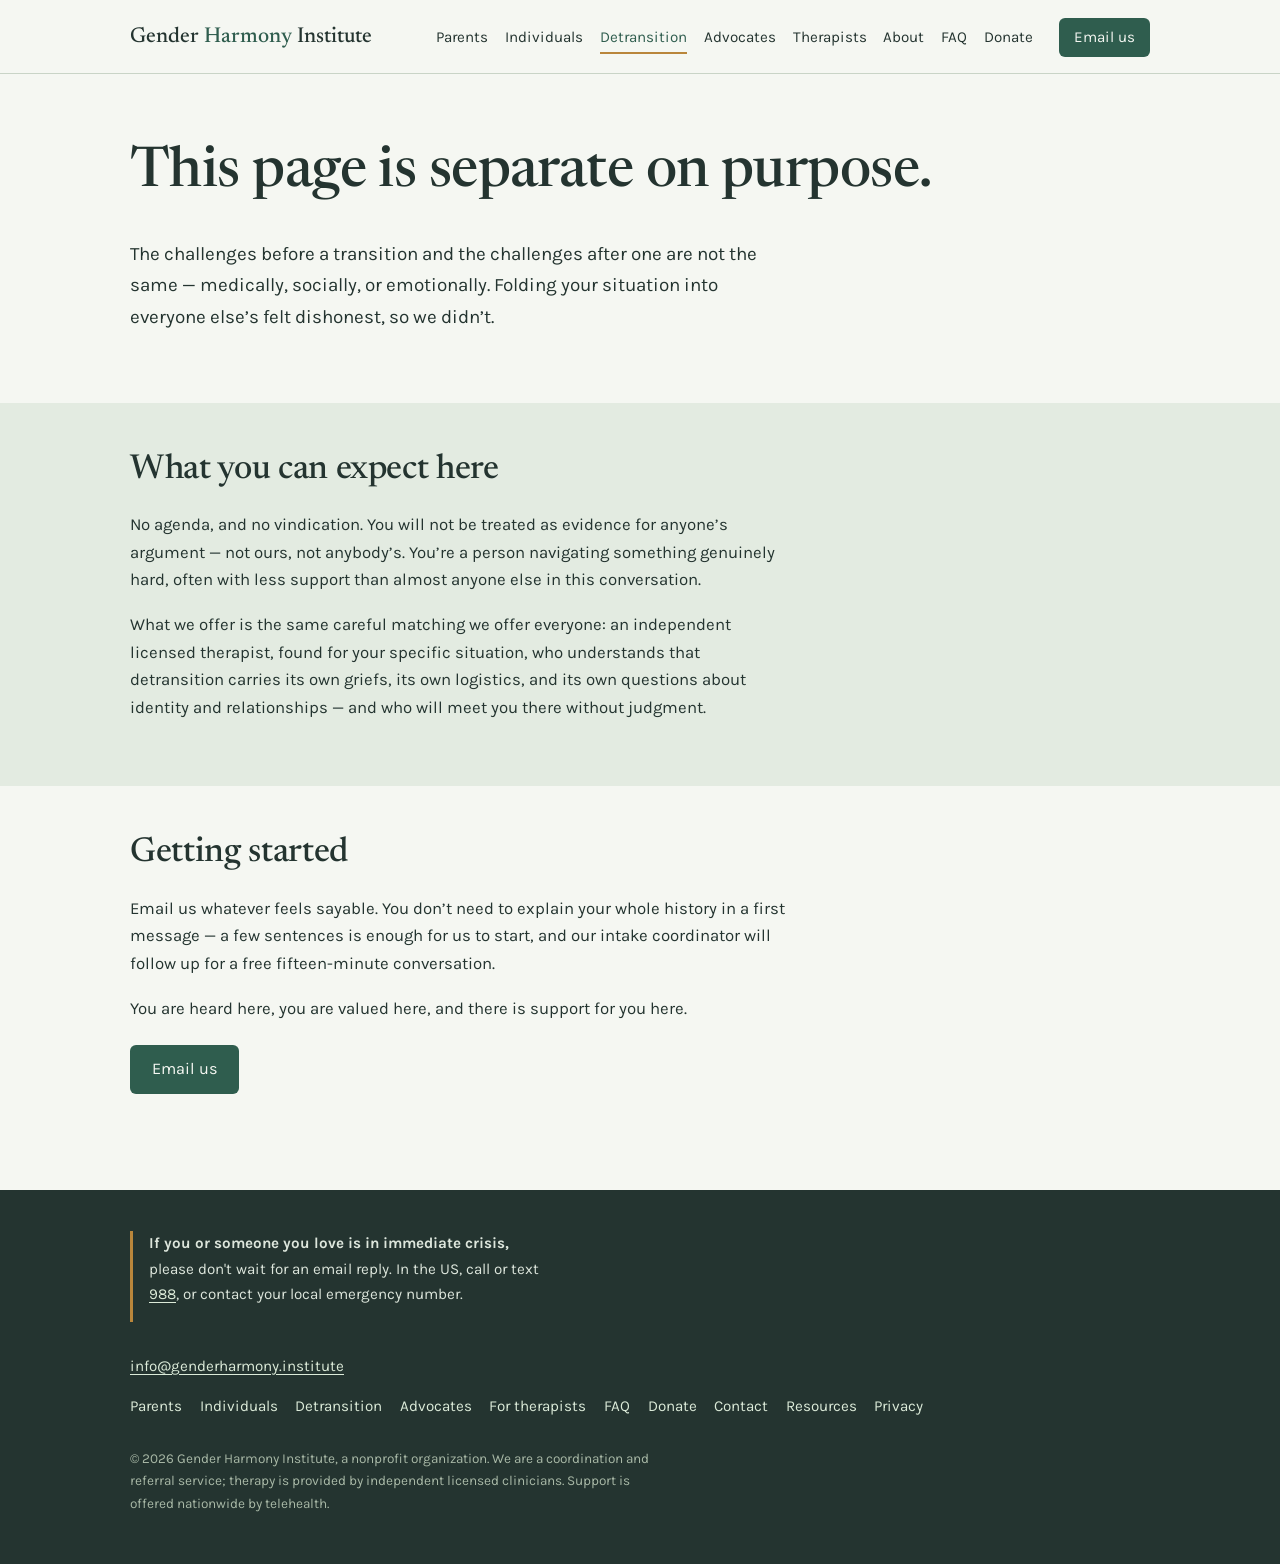
<file: detransition.html>
<!DOCTYPE html>
<html lang="en">
<head>
<meta charset="utf-8">
<meta name="viewport" content="width=device-width, initial-scale=1">
<title>Detransition support — Gender Harmony Institute</title>
<meta name="description" content="Support and therapy matching for people who are detransitioning. Your challenges are genuinely different, and you deserve care built for them.">
<link rel="preconnect" href="https://fonts.googleapis.com">
<link rel="preconnect" href="https://fonts.gstatic.com" crossorigin>
<link href="https://fonts.googleapis.com/css2?family=Karla:wght@400;600;700&family=Newsreader:ital,wght@0,400;0,500;0,600;1,400&display=swap" rel="stylesheet">
<link rel="icon" href="data:image/svg+xml,%3Csvg xmlns=%27http://www.w3.org/2000/svg%27 viewBox=%270 0 32 32%27%3E%3Ccircle cx=%2716%27 cy=%2716%27 r=%2716%27 fill=%27%232F5D4E%27/%3E%3Cpath d=%27M5 16c4-6 8 6 11 0s7-6 11 0%27 fill=%27none%27 stroke=%27%23F5F7F2%27 stroke-width=%272.2%27 stroke-linecap=%27round%27/%3E%3Cpath d=%27M5 16c4 6 8-6 11 0s7 6 11 0%27 fill=%27none%27 stroke=%27%23B9863B%27 stroke-width=%272.2%27 stroke-linecap=%27round%27/%3E%3C/svg%3E">
<link rel="stylesheet" href="styles.css">
</head>
<body>
<header class="site-header">
  <div class="wrap">
    <a class="wordmark" href="index.html">Gender <span>Harmony</span> Institute</a>
    <nav class="primary" aria-label="Main">
      <a href="parents.html">Parents</a>
      <a href="individuals.html">Individuals</a>
      <a href="detransition.html" aria-current="page">Detransition</a>
      <a href="advocates.html">Advocates</a>
      <a href="therapists.html">Therapists</a>
      <a href="about.html">About</a>
      <a href="faq.html">FAQ</a>
      <a href="donate.html">Donate</a>
    </nav>
    <a class="nav-cta" href="mailto:info@genderharmony.institute">Email us</a>
  </div>
</header>
<main>

<section class="hero">
  <div class="wrap">
    <h1>This page is separate on purpose.</h1>
    <p class="lede">The challenges before a transition and the challenges after one are not the same &mdash; medically, socially, or emotionally. Folding your situation into everyone else&rsquo;s felt dishonest, so we didn&rsquo;t.</p>
  </div>
</section>

<section class="band">
  <div class="wrap">
    <h2>What you can expect here</h2>
    <p>No agenda, and no vindication. You will not be treated as evidence for anyone&rsquo;s argument &mdash; not ours, not anybody&rsquo;s. You&rsquo;re a person navigating something genuinely hard, often with less support than almost anyone else in this conversation.</p>
    <p>What we offer is the same careful matching we offer everyone: an independent licensed therapist, found for your specific situation, who understands that detransition carries its own griefs, its own logistics, and its own questions about identity and relationships &mdash; and who will meet you there without judgment.</p>
  </div>
</section>

<section>
  <div class="wrap">
    <h2>Getting started</h2>
    <p>Email us whatever feels sayable. You don&rsquo;t need to explain your whole history in a first message &mdash; a few sentences is enough for us to start, and our intake coordinator will follow up for a free fifteen-minute conversation.</p>
    <p>You are heard here, you are valued here, and there is support for you here.</p>
    <div class="btn-row">
      <a class="btn" href="mailto:info@genderharmony.institute">Email us</a>
    </div>
  </div>
</section>

</main>
<footer>
  <div class="wrap">
    <div class="cols">
      <div class="crisis">
        <p><strong>If you or someone you love is in immediate crisis,</strong> please don't wait for an email reply. In the US, call or text <a href="tel:988">988</a>, or contact your local emergency number.</p>
      </div>
      <div>
        <p><a href="mailto:info@genderharmony.institute">info@genderharmony.institute</a></p>
        <nav aria-label="Footer">
          <a href="parents.html">Parents</a>
          <a href="individuals.html">Individuals</a>
          <a href="detransition.html">Detransition</a>
          <a href="advocates.html">Advocates</a>
          <a href="therapists.html">For therapists</a>
          <a href="faq.html">FAQ</a>
          <a href="donate.html">Donate</a>
          <a href="contact.html">Contact</a>
          <a href="resources.html">Resources</a>
          <a href="privacy.html">Privacy</a>
        </nav>
      </div>
    </div>
    <p class="fine">&copy; 2026 Gender Harmony Institute, a nonprofit organization. We are a coordination and referral service; therapy is provided by independent licensed clinicians. Support is offered nationwide by telehealth.</p>
  </div>
</footer>
</body>
</html>
</file>
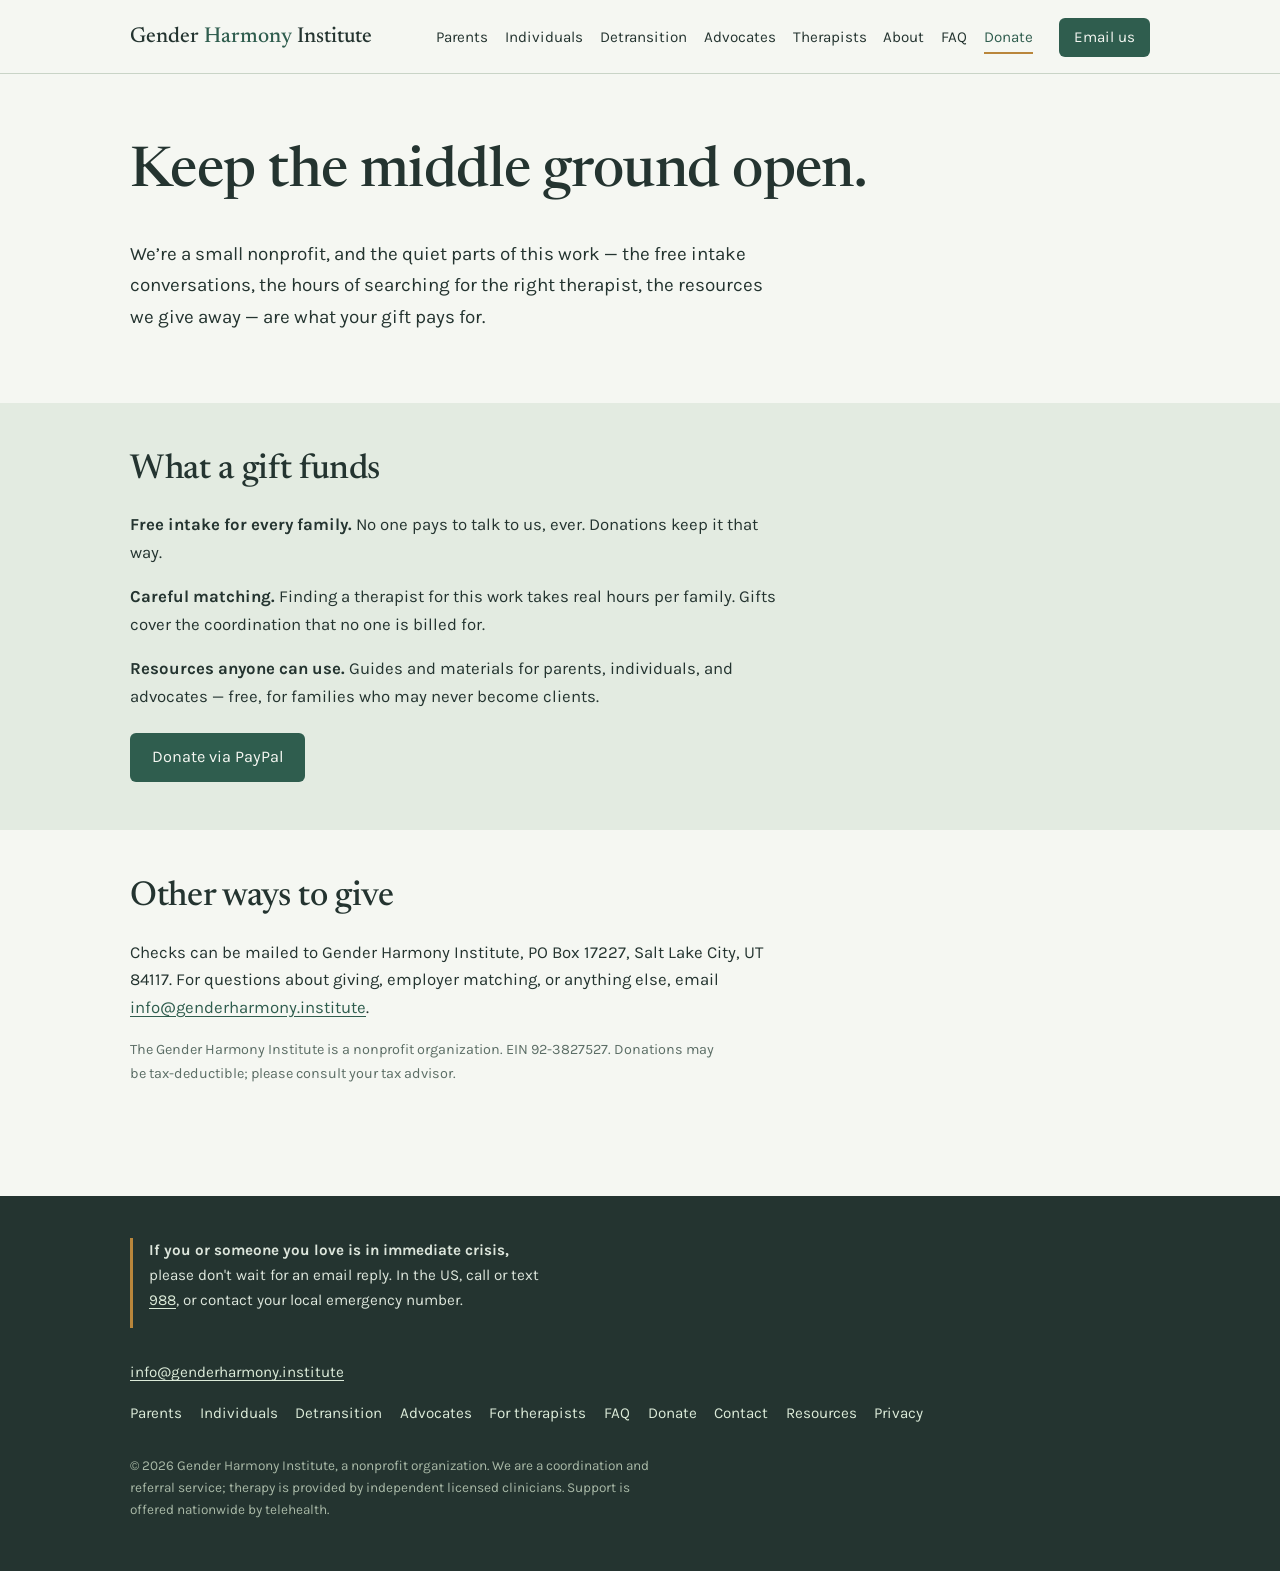
<file: donate.html>
<!DOCTYPE html>
<html lang="en">
<head>
<meta charset="utf-8">
<meta name="viewport" content="width=device-width, initial-scale=1">
<title>Donate — Gender Harmony Institute</title>
<meta name="description" content="Support families navigating gender-related distress. Your gift keeps intake free and helps subsidize care for families in need.">
<link rel="preconnect" href="https://fonts.googleapis.com">
<link rel="preconnect" href="https://fonts.gstatic.com" crossorigin>
<link href="https://fonts.googleapis.com/css2?family=Karla:wght@400;600;700&family=Newsreader:ital,wght@0,400;0,500;0,600;1,400&display=swap" rel="stylesheet">
<link rel="icon" href="data:image/svg+xml,%3Csvg xmlns=%27http://www.w3.org/2000/svg%27 viewBox=%270 0 32 32%27%3E%3Ccircle cx=%2716%27 cy=%2716%27 r=%2716%27 fill=%27%232F5D4E%27/%3E%3Cpath d=%27M5 16c4-6 8 6 11 0s7-6 11 0%27 fill=%27none%27 stroke=%27%23F5F7F2%27 stroke-width=%272.2%27 stroke-linecap=%27round%27/%3E%3Cpath d=%27M5 16c4 6 8-6 11 0s7 6 11 0%27 fill=%27none%27 stroke=%27%23B9863B%27 stroke-width=%272.2%27 stroke-linecap=%27round%27/%3E%3C/svg%3E">
<link rel="stylesheet" href="styles.css">
</head>
<body>
<header class="site-header">
  <div class="wrap">
    <a class="wordmark" href="index.html">Gender <span>Harmony</span> Institute</a>
    <nav class="primary" aria-label="Main">
      <a href="parents.html">Parents</a>
      <a href="individuals.html">Individuals</a>
      <a href="detransition.html">Detransition</a>
      <a href="advocates.html">Advocates</a>
      <a href="therapists.html">Therapists</a>
      <a href="about.html">About</a>
      <a href="faq.html">FAQ</a>
      <a href="donate.html" aria-current="page">Donate</a>
    </nav>
    <a class="nav-cta" href="mailto:info@genderharmony.institute">Email us</a>
  </div>
</header>
<main>

<section class="hero">
  <div class="wrap">
    <h1>Keep the middle ground open.</h1>
    <p class="lede">We&rsquo;re a small nonprofit, and the quiet parts of this work &mdash; the free intake conversations, the hours of searching for the right therapist, the resources we give away &mdash; are what your gift pays for.</p>
  </div>
</section>

<section class="band">
  <div class="wrap">
    <h2>What a gift funds</h2>
    <p><strong>Free intake for every family.</strong> No one pays to talk to us, ever. Donations keep it that way.</p>
    <p><strong>Careful matching.</strong> Finding a therapist for this work takes real hours per family. Gifts cover the coordination that no one is billed for.</p>
    <p><strong>Resources anyone can use.</strong> Guides and materials for parents, individuals, and advocates &mdash; free, for families who may never become clients.</p>
    <div class="btn-row">
      <a class="btn" href="https://www.paypal.com/donate/?hosted_button_id=QCMMFX8P546B4">Donate via PayPal</a>
    </div>
  </div>
</section>

<section>
  <div class="wrap">
    <h2>Other ways to give</h2>
    <p>Checks can be mailed to Gender Harmony Institute, PO Box 17227, Salt Lake City, UT 84117. For questions about giving, employer matching, or anything else, email <a href="mailto:info@genderharmony.institute">info@genderharmony.institute</a>.</p>
    <p class="fine" style="color:#5c6e66;font-size:0.9rem">The Gender Harmony Institute is a nonprofit organization. EIN 92-3827527. Donations may be tax-deductible; please consult your tax advisor.</p>
  </div>
</section>

</main>
<footer>
  <div class="wrap">
    <div class="cols">
      <div class="crisis">
        <p><strong>If you or someone you love is in immediate crisis,</strong> please don't wait for an email reply. In the US, call or text <a href="tel:988">988</a>, or contact your local emergency number.</p>
      </div>
      <div>
        <p><a href="mailto:info@genderharmony.institute">info@genderharmony.institute</a></p>
        <nav aria-label="Footer">
          <a href="parents.html">Parents</a>
          <a href="individuals.html">Individuals</a>
          <a href="detransition.html">Detransition</a>
          <a href="advocates.html">Advocates</a>
          <a href="therapists.html">For therapists</a>
          <a href="faq.html">FAQ</a>
          <a href="donate.html">Donate</a>
          <a href="contact.html">Contact</a>
          <a href="resources.html">Resources</a>
          <a href="privacy.html">Privacy</a>
        </nav>
      </div>
    </div>
    <p class="fine">&copy; 2026 Gender Harmony Institute, a nonprofit organization. We are a coordination and referral service; therapy is provided by independent licensed clinicians. Support is offered nationwide by telehealth.</p>
  </div>
</footer>
</body>
</html>
</file>
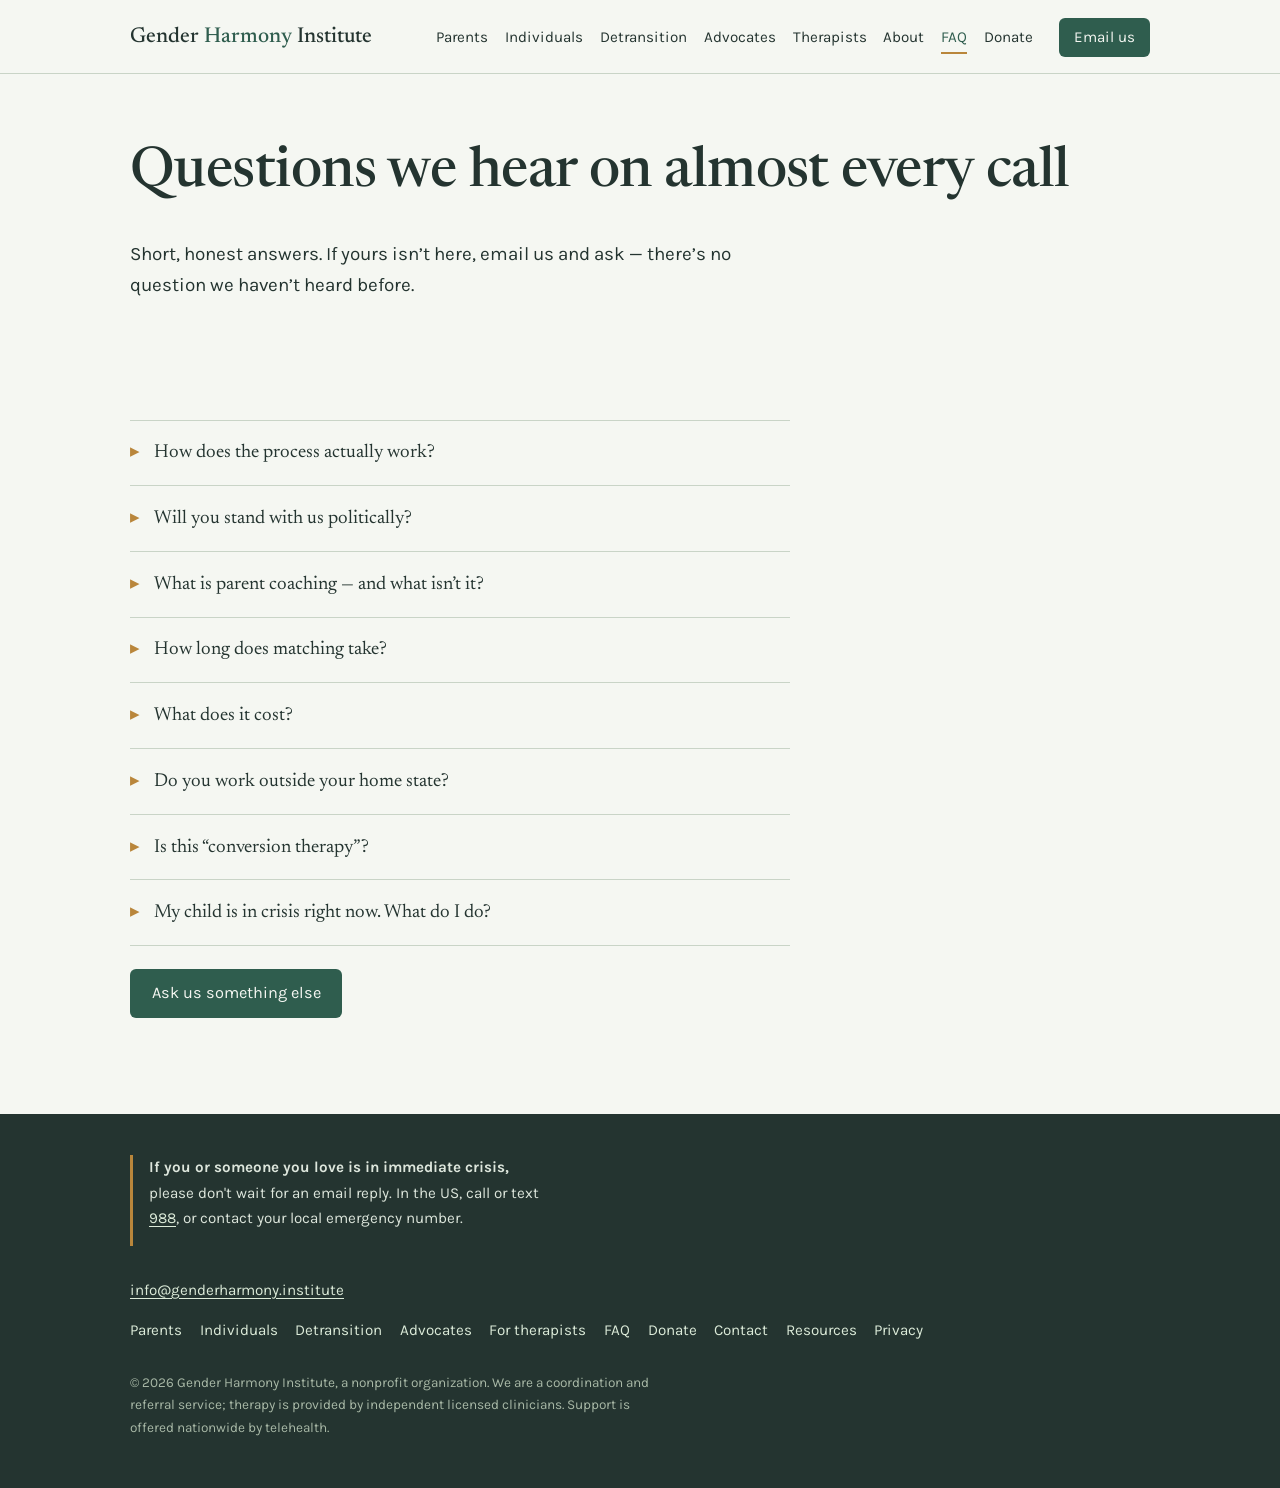
<file: faq.html>
<!DOCTYPE html>
<html lang="en">
<head>
<meta charset="utf-8">
<meta name="viewport" content="width=device-width, initial-scale=1">
<title>FAQ — Gender Harmony Institute</title>
<meta name="description" content="Honest answers about how our therapy matching works, what parent coaching is and isn't, cost, timelines, and where we stand politically.">
<link rel="preconnect" href="https://fonts.googleapis.com">
<link rel="preconnect" href="https://fonts.gstatic.com" crossorigin>
<link href="https://fonts.googleapis.com/css2?family=Karla:wght@400;600;700&family=Newsreader:ital,wght@0,400;0,500;0,600;1,400&display=swap" rel="stylesheet">
<link rel="icon" href="data:image/svg+xml,%3Csvg xmlns=%27http://www.w3.org/2000/svg%27 viewBox=%270 0 32 32%27%3E%3Ccircle cx=%2716%27 cy=%2716%27 r=%2716%27 fill=%27%232F5D4E%27/%3E%3Cpath d=%27M5 16c4-6 8 6 11 0s7-6 11 0%27 fill=%27none%27 stroke=%27%23F5F7F2%27 stroke-width=%272.2%27 stroke-linecap=%27round%27/%3E%3Cpath d=%27M5 16c4 6 8-6 11 0s7 6 11 0%27 fill=%27none%27 stroke=%27%23B9863B%27 stroke-width=%272.2%27 stroke-linecap=%27round%27/%3E%3C/svg%3E">
<link rel="stylesheet" href="styles.css">
</head>
<body>
<header class="site-header">
  <div class="wrap">
    <a class="wordmark" href="index.html">Gender <span>Harmony</span> Institute</a>
    <nav class="primary" aria-label="Main">
      <a href="parents.html">Parents</a>
      <a href="individuals.html">Individuals</a>
      <a href="detransition.html">Detransition</a>
      <a href="advocates.html">Advocates</a>
      <a href="therapists.html">Therapists</a>
      <a href="about.html">About</a>
      <a href="faq.html" aria-current="page">FAQ</a>
      <a href="donate.html">Donate</a>
    </nav>
    <a class="nav-cta" href="mailto:info@genderharmony.institute">Email us</a>
  </div>
</header>
<main>

<section class="hero">
  <div class="wrap">
    <h1>Questions we hear on almost every call</h1>
    <p class="lede">Short, honest answers. If yours isn&rsquo;t here, email us and ask &mdash; there&rsquo;s no question we haven&rsquo;t heard before.</p>
  </div>
</section>

<section>
  <div class="wrap">
    <details>
      <summary>How does the process actually work?</summary>
      <p>You email us. We gather a little information by email or phone, then our intake coordinator offers a free fifteen-minute conversation to understand your situation. From there we search our network for an independent licensed therapist who fits &mdash; your needs, your values, your state&rsquo;s licensing. When we find a match, we connect you directly and step back.</p>
    </details>
    <details>
      <summary>Will you stand with us politically?</summary>
      <p>We get this question from both directions, and our answer is the same to everyone: no. The political poles are pulling families apart, and taking a side would make us useless to you. We focus on connection and clarity rather than political affiliation &mdash; that neutrality is not evasion, it&rsquo;s the service.</p>
    </details>
    <details>
      <summary>What is parent coaching &mdash; and what isn&rsquo;t it?</summary>
      <p>Coaching is educational support from our intake coordinator, who is not a licensed therapist: help articulating your values, and practical strategies for keeping the relationship with your child strong. It is not therapy or counseling &mdash; we don&rsquo;t treat mental health conditions, and when a conversation reveals a need for clinical care, we say so and help you find it.</p>
    </details>
    <details>
      <summary>How long does matching take?</summary>
      <p>Sometimes weeks, occasionally longer. Therapists who work this way, in this area, are rare &mdash; that&rsquo;s the honest reason this organization needs to exist. We&rsquo;d rather tell you it may take time than promise speed we can&rsquo;t deliver.</p>
    </details>
    <details>
      <summary>What does it cost?</summary>
      <p>Our intake conversation and coordination are free. Therapy fees are set by each independent therapist, and insurance coverage varies by clinician and state. Because the right match may not be the closest or cheapest one, some families pay out of pocket. We&rsquo;ll surface cost questions early, not late.</p>
    </details>
    <details>
      <summary>Do you work outside your home state?</summary>
      <p>Yes &mdash; we work nationwide. Therapy happens by telehealth, and we match with clinicians licensed in your state.</p>
    </details>
    <details>
      <summary>Is this &ldquo;conversion therapy&rdquo;?</summary>
      <p>No. We don&rsquo;t refer to anyone who practices it, and pushing a person toward any predetermined outcome &mdash; in either direction &mdash; is the opposite of our approach. What we support is exploratory, relationship-centered therapy where a person&rsquo;s distress is taken seriously and nobody is rushed.</p>
    </details>
    <details>
      <summary>My child is in crisis right now. What do I do?</summary>
      <p>Don&rsquo;t wait on an email. In the US, call or text 988 for the Suicide &amp; Crisis Lifeline, or contact your local emergency services. We are not a crisis service, and we&rsquo;d rather you reach the right help fast.</p>
    </details>
    <div class="btn-row">
      <a class="btn" href="mailto:info@genderharmony.institute">Ask us something else</a>
    </div>
  </div>
</section>

</main>
<footer>
  <div class="wrap">
    <div class="cols">
      <div class="crisis">
        <p><strong>If you or someone you love is in immediate crisis,</strong> please don't wait for an email reply. In the US, call or text <a href="tel:988">988</a>, or contact your local emergency number.</p>
      </div>
      <div>
        <p><a href="mailto:info@genderharmony.institute">info@genderharmony.institute</a></p>
        <nav aria-label="Footer">
          <a href="parents.html">Parents</a>
          <a href="individuals.html">Individuals</a>
          <a href="detransition.html">Detransition</a>
          <a href="advocates.html">Advocates</a>
          <a href="therapists.html">For therapists</a>
          <a href="faq.html">FAQ</a>
          <a href="donate.html">Donate</a>
          <a href="contact.html">Contact</a>
          <a href="resources.html">Resources</a>
          <a href="privacy.html">Privacy</a>
        </nav>
      </div>
    </div>
    <p class="fine">&copy; 2026 Gender Harmony Institute, a nonprofit organization. We are a coordination and referral service; therapy is provided by independent licensed clinicians. Support is offered nationwide by telehealth.</p>
  </div>
</footer>
</body>
</html>
</file>
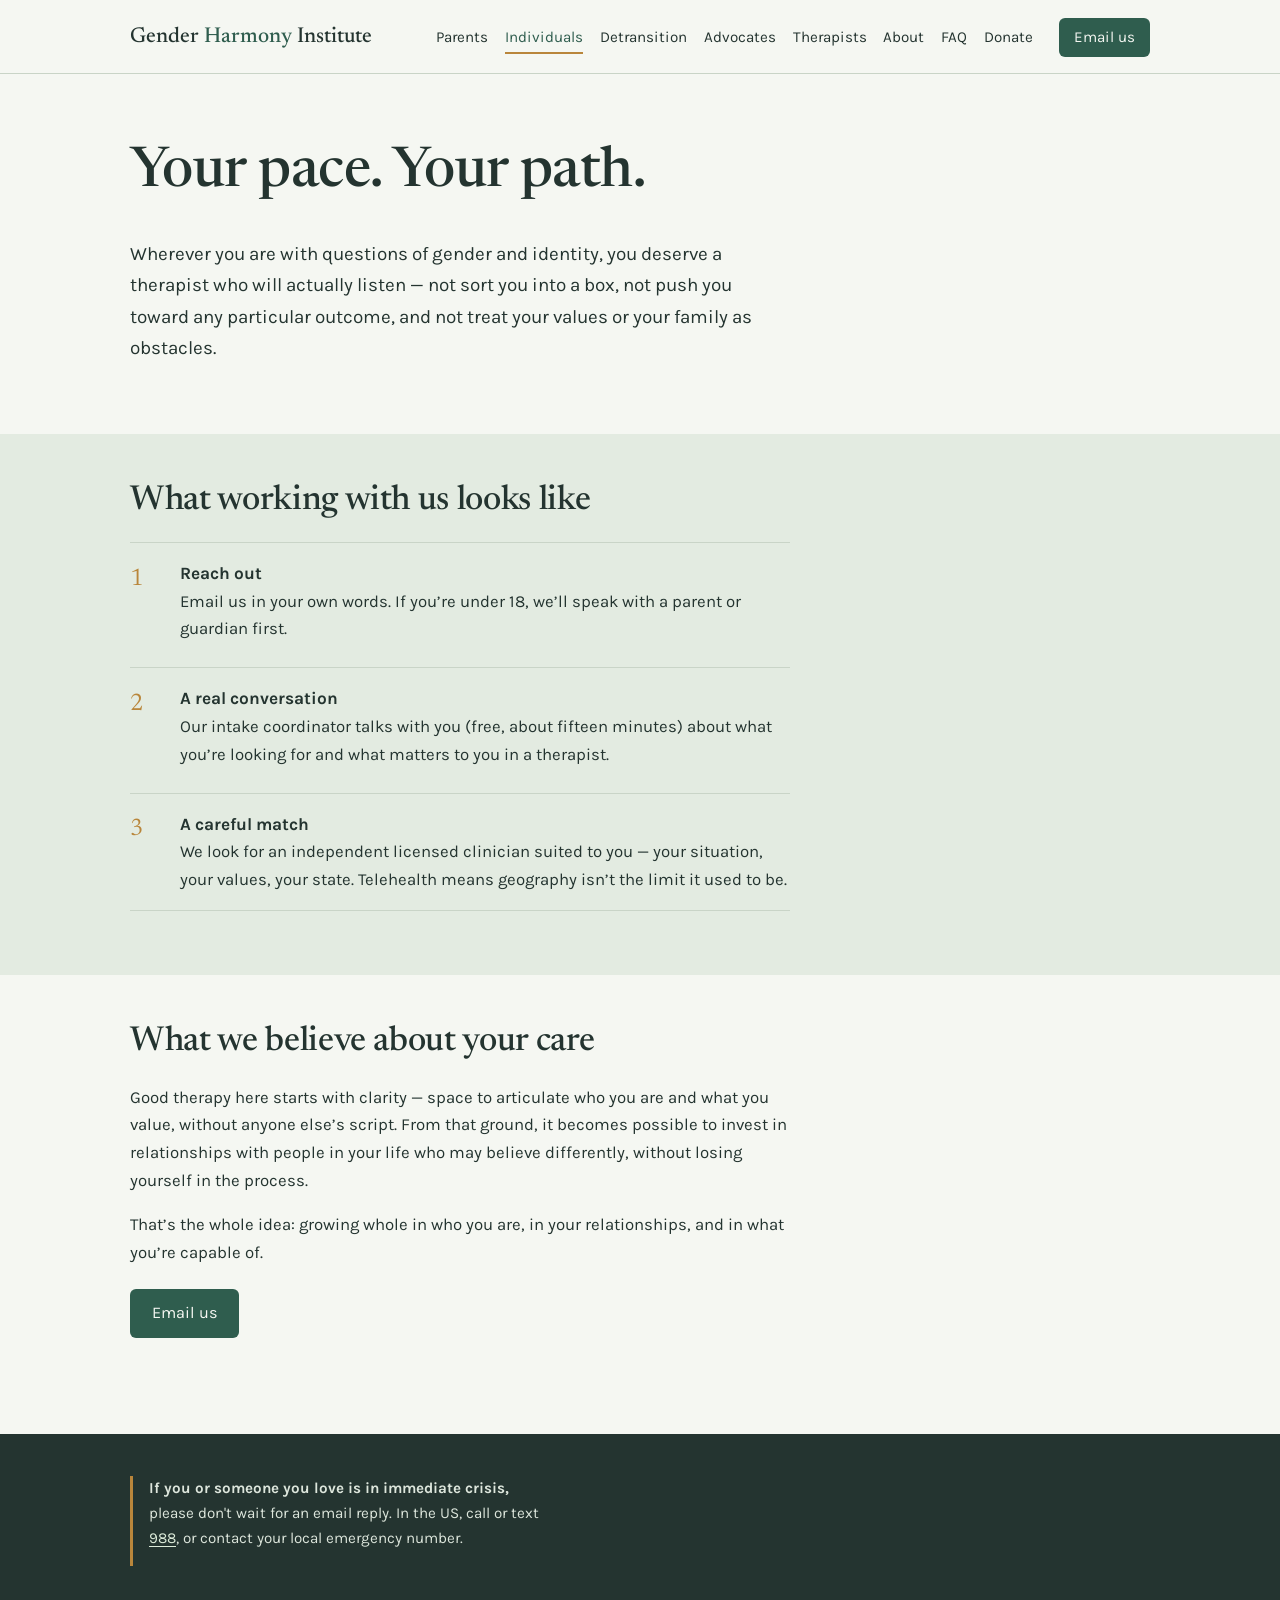
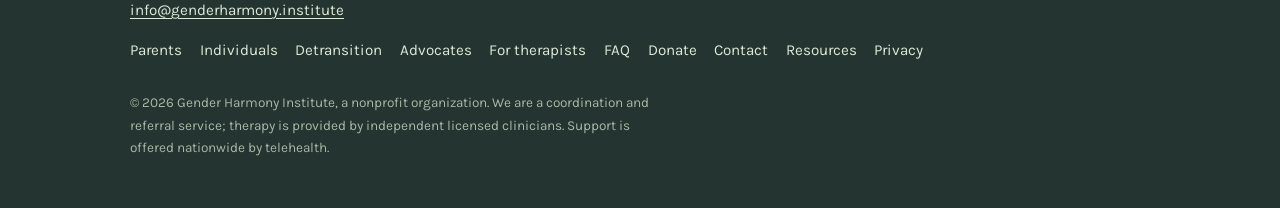
<file: individuals.html>
<!DOCTYPE html>
<html lang="en">
<head>
<meta charset="utf-8">
<meta name="viewport" content="width=device-width, initial-scale=1">
<title>For individuals — Gender Harmony Institute</title>
<meta name="description" content="Therapy matching for people exploring gender and identity, at your own pace, wherever you are on that path. Nationwide telehealth.">
<link rel="preconnect" href="https://fonts.googleapis.com">
<link rel="preconnect" href="https://fonts.gstatic.com" crossorigin>
<link href="https://fonts.googleapis.com/css2?family=Karla:wght@400;600;700&family=Newsreader:ital,wght@0,400;0,500;0,600;1,400&display=swap" rel="stylesheet">
<link rel="icon" href="data:image/svg+xml,%3Csvg xmlns=%27http://www.w3.org/2000/svg%27 viewBox=%270 0 32 32%27%3E%3Ccircle cx=%2716%27 cy=%2716%27 r=%2716%27 fill=%27%232F5D4E%27/%3E%3Cpath d=%27M5 16c4-6 8 6 11 0s7-6 11 0%27 fill=%27none%27 stroke=%27%23F5F7F2%27 stroke-width=%272.2%27 stroke-linecap=%27round%27/%3E%3Cpath d=%27M5 16c4 6 8-6 11 0s7 6 11 0%27 fill=%27none%27 stroke=%27%23B9863B%27 stroke-width=%272.2%27 stroke-linecap=%27round%27/%3E%3C/svg%3E">
<link rel="stylesheet" href="styles.css">
</head>
<body>
<header class="site-header">
  <div class="wrap">
    <a class="wordmark" href="index.html">Gender <span>Harmony</span> Institute</a>
    <nav class="primary" aria-label="Main">
      <a href="parents.html">Parents</a>
      <a href="individuals.html" aria-current="page">Individuals</a>
      <a href="detransition.html">Detransition</a>
      <a href="advocates.html">Advocates</a>
      <a href="therapists.html">Therapists</a>
      <a href="about.html">About</a>
      <a href="faq.html">FAQ</a>
      <a href="donate.html">Donate</a>
    </nav>
    <a class="nav-cta" href="mailto:info@genderharmony.institute">Email us</a>
  </div>
</header>
<main>

<section class="hero">
  <div class="wrap">
    <h1>Your pace. Your path.</h1>
    <p class="lede">Wherever you are with questions of gender and identity, you deserve a therapist who will actually listen &mdash; not sort you into a box, not push you toward any particular outcome, and not treat your values or your family as obstacles.</p>
  </div>
</section>

<section class="band">
  <div class="wrap">
    <h2>What working with us looks like</h2>
    <ol class="steps">
      <li><strong>Reach out</strong> Email us in your own words. If you&rsquo;re under 18, we&rsquo;ll speak with a parent or guardian first.</li>
      <li><strong>A real conversation</strong> Our intake coordinator talks with you (free, about fifteen minutes) about what you&rsquo;re looking for and what matters to you in a therapist.</li>
      <li><strong>A careful match</strong> We look for an independent licensed clinician suited to you &mdash; your situation, your values, your state. Telehealth means geography isn&rsquo;t the limit it used to be.</li>
    </ol>
  </div>
</section>

<section>
  <div class="wrap">
    <h2>What we believe about your care</h2>
    <p>Good therapy here starts with clarity &mdash; space to articulate who you are and what you value, without anyone else&rsquo;s script. From that ground, it becomes possible to invest in relationships with people in your life who may believe differently, without losing yourself in the process.</p>
    <p>That&rsquo;s the whole idea: growing whole in who you are, in your relationships, and in what you&rsquo;re capable of.</p>
    <div class="btn-row">
      <a class="btn" href="mailto:info@genderharmony.institute">Email us</a>
    </div>
  </div>
</section>

</main>
<footer>
  <div class="wrap">
    <div class="cols">
      <div class="crisis">
        <p><strong>If you or someone you love is in immediate crisis,</strong> please don't wait for an email reply. In the US, call or text <a href="tel:988">988</a>, or contact your local emergency number.</p>
      </div>
      <div>
        <p><a href="mailto:info@genderharmony.institute">info@genderharmony.institute</a></p>
        <nav aria-label="Footer">
          <a href="parents.html">Parents</a>
          <a href="individuals.html">Individuals</a>
          <a href="detransition.html">Detransition</a>
          <a href="advocates.html">Advocates</a>
          <a href="therapists.html">For therapists</a>
          <a href="faq.html">FAQ</a>
          <a href="donate.html">Donate</a>
          <a href="contact.html">Contact</a>
          <a href="resources.html">Resources</a>
          <a href="privacy.html">Privacy</a>
        </nav>
      </div>
    </div>
    <p class="fine">&copy; 2026 Gender Harmony Institute, a nonprofit organization. We are a coordination and referral service; therapy is provided by independent licensed clinicians. Support is offered nationwide by telehealth.</p>
  </div>
</footer>
</body>
</html>
</file>
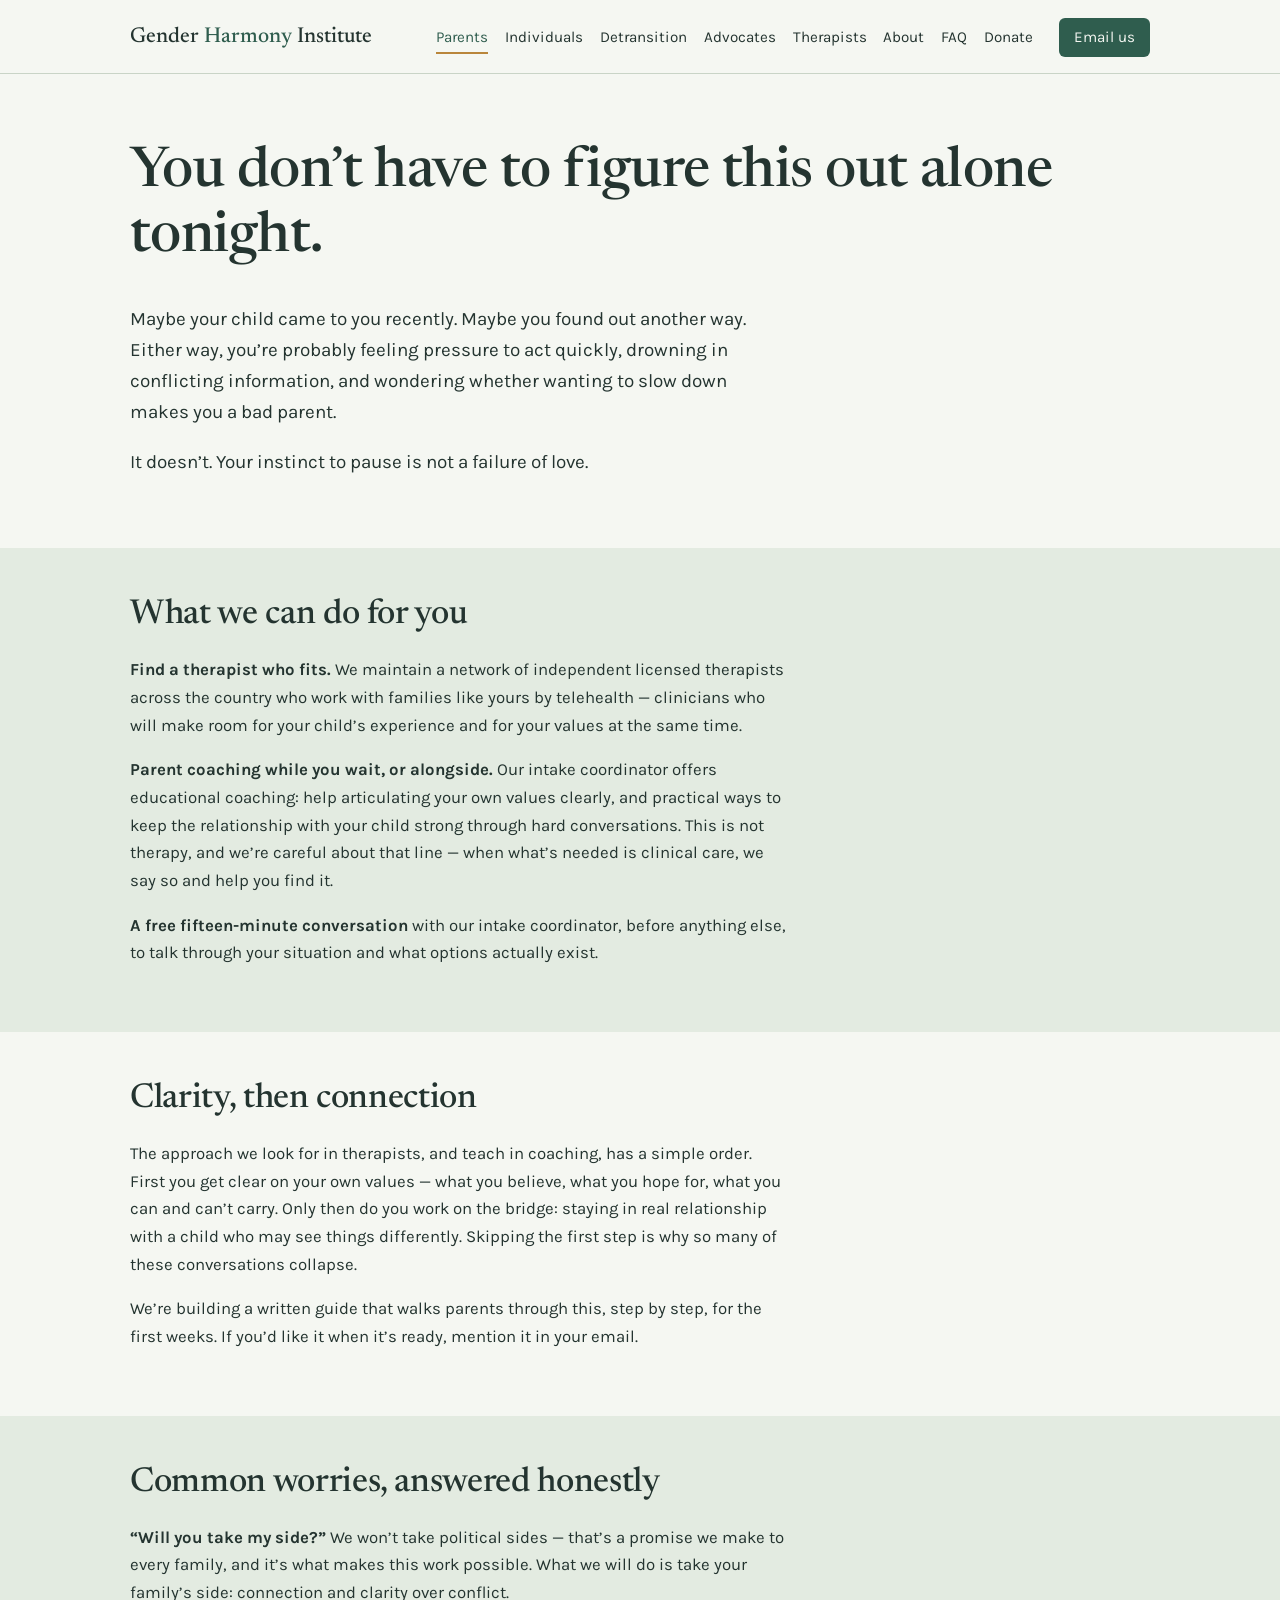
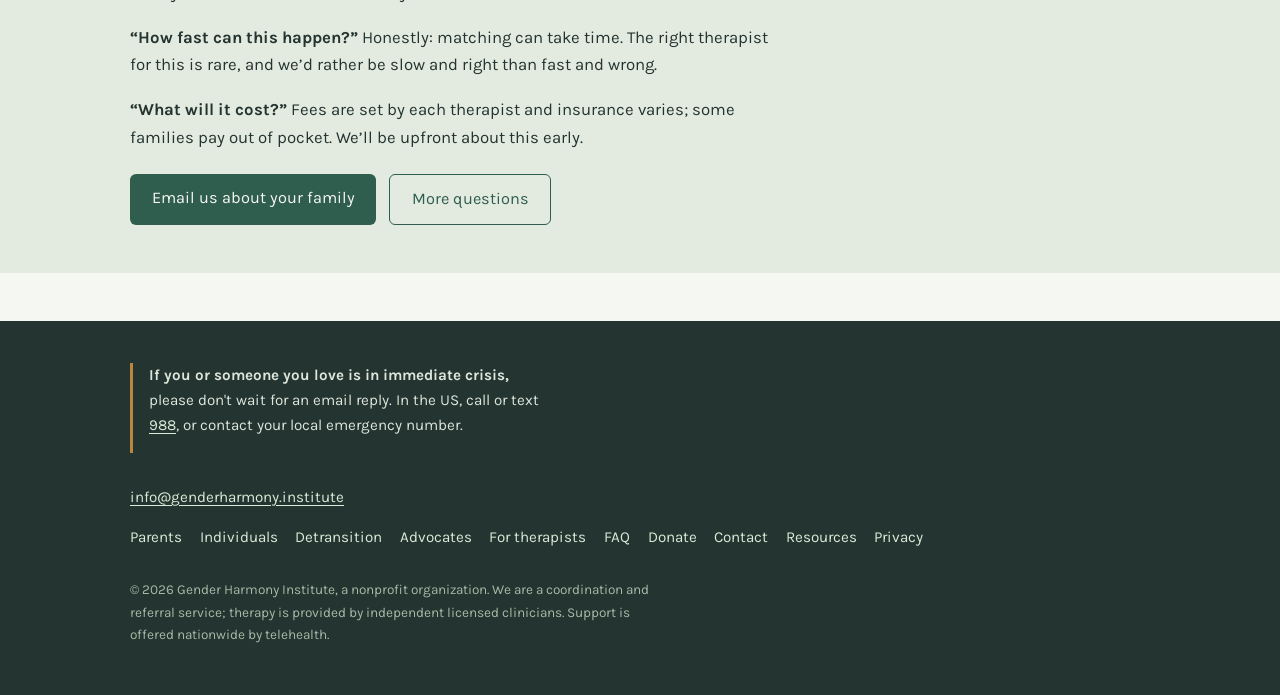
<file: parents.html>
<!DOCTYPE html>
<html lang="en">
<head>
<meta charset="utf-8">
<meta name="viewport" content="width=device-width, initial-scale=1">
<title>For parents — Gender Harmony Institute</title>
<meta name="description" content="Support for parents of children questioning their gender or experiencing gender dysphoria. Find a licensed therapist who won't rush your family, nationwide by telehealth.">
<link rel="preconnect" href="https://fonts.googleapis.com">
<link rel="preconnect" href="https://fonts.gstatic.com" crossorigin>
<link href="https://fonts.googleapis.com/css2?family=Karla:wght@400;600;700&family=Newsreader:ital,wght@0,400;0,500;0,600;1,400&display=swap" rel="stylesheet">
<link rel="icon" href="data:image/svg+xml,%3Csvg xmlns=%27http://www.w3.org/2000/svg%27 viewBox=%270 0 32 32%27%3E%3Ccircle cx=%2716%27 cy=%2716%27 r=%2716%27 fill=%27%232F5D4E%27/%3E%3Cpath d=%27M5 16c4-6 8 6 11 0s7-6 11 0%27 fill=%27none%27 stroke=%27%23F5F7F2%27 stroke-width=%272.2%27 stroke-linecap=%27round%27/%3E%3Cpath d=%27M5 16c4 6 8-6 11 0s7 6 11 0%27 fill=%27none%27 stroke=%27%23B9863B%27 stroke-width=%272.2%27 stroke-linecap=%27round%27/%3E%3C/svg%3E">
<link rel="stylesheet" href="styles.css">
</head>
<body>
<header class="site-header">
  <div class="wrap">
    <a class="wordmark" href="index.html">Gender <span>Harmony</span> Institute</a>
    <nav class="primary" aria-label="Main">
      <a href="parents.html" aria-current="page">Parents</a>
      <a href="individuals.html">Individuals</a>
      <a href="detransition.html">Detransition</a>
      <a href="advocates.html">Advocates</a>
      <a href="therapists.html">Therapists</a>
      <a href="about.html">About</a>
      <a href="faq.html">FAQ</a>
      <a href="donate.html">Donate</a>
    </nav>
    <a class="nav-cta" href="mailto:info@genderharmony.institute">Email us</a>
  </div>
</header>
<main>

<section class="hero">
  <div class="wrap">
    <h1>You don&rsquo;t have to figure this out alone tonight.</h1>
    <p class="lede">Maybe your child came to you recently. Maybe you found out another way. Either way, you&rsquo;re probably feeling pressure to act quickly, drowning in conflicting information, and wondering whether wanting to slow down makes you a bad parent.</p>
    <p class="lede">It doesn&rsquo;t. Your instinct to pause is not a failure of love.</p>
  </div>
</section>

<section class="band">
  <div class="wrap">
    <h2>What we can do for you</h2>
    <p><strong>Find a therapist who fits.</strong> We maintain a network of independent licensed therapists across the country who work with families like yours by telehealth &mdash; clinicians who will make room for your child&rsquo;s experience and for your values at the same time.</p>
    <p><strong>Parent coaching while you wait, or alongside.</strong> Our intake coordinator offers educational coaching: help articulating your own values clearly, and practical ways to keep the relationship with your child strong through hard conversations. This is not therapy, and we&rsquo;re careful about that line &mdash; when what&rsquo;s needed is clinical care, we say so and help you find it.</p>
    <p><strong>A free fifteen-minute conversation</strong> with our intake coordinator, before anything else, to talk through your situation and what options actually exist.</p>
  </div>
</section>

<section>
  <div class="wrap">
    <h2>Clarity, then connection</h2>
    <p>The approach we look for in therapists, and teach in coaching, has a simple order. First you get clear on your own values &mdash; what you believe, what you hope for, what you can and can&rsquo;t carry. Only then do you work on the bridge: staying in real relationship with a child who may see things differently. Skipping the first step is why so many of these conversations collapse.</p>
    <p>We&rsquo;re building a written guide that walks parents through this, step by step, for the first weeks. If you&rsquo;d like it when it&rsquo;s ready, mention it in your email.</p>
  </div>
</section>

<section class="band">
  <div class="wrap">
    <h2>Common worries, answered honestly</h2>
    <p><strong>&ldquo;Will you take my side?&rdquo;</strong> We won&rsquo;t take political sides &mdash; that&rsquo;s a promise we make to every family, and it&rsquo;s what makes this work possible. What we will do is take your family&rsquo;s side: connection and clarity over conflict.</p>
    <p><strong>&ldquo;How fast can this happen?&rdquo;</strong> Honestly: matching can take time. The right therapist for this is rare, and we&rsquo;d rather be slow and right than fast and wrong.</p>
    <p><strong>&ldquo;What will it cost?&rdquo;</strong> Fees are set by each therapist and insurance varies; some families pay out of pocket. We&rsquo;ll be upfront about this early.</p>
    <div class="btn-row">
      <a class="btn" href="mailto:info@genderharmony.institute">Email us about your family</a>
      <a class="btn ghost" href="faq.html">More questions</a>
    </div>
  </div>
</section>

</main>
<footer>
  <div class="wrap">
    <div class="cols">
      <div class="crisis">
        <p><strong>If you or someone you love is in immediate crisis,</strong> please don't wait for an email reply. In the US, call or text <a href="tel:988">988</a>, or contact your local emergency number.</p>
      </div>
      <div>
        <p><a href="mailto:info@genderharmony.institute">info@genderharmony.institute</a></p>
        <nav aria-label="Footer">
          <a href="parents.html">Parents</a>
          <a href="individuals.html">Individuals</a>
          <a href="detransition.html">Detransition</a>
          <a href="advocates.html">Advocates</a>
          <a href="therapists.html">For therapists</a>
          <a href="faq.html">FAQ</a>
          <a href="donate.html">Donate</a>
          <a href="contact.html">Contact</a>
          <a href="resources.html">Resources</a>
          <a href="privacy.html">Privacy</a>
        </nav>
      </div>
    </div>
    <p class="fine">&copy; 2026 Gender Harmony Institute, a nonprofit organization. We are a coordination and referral service; therapy is provided by independent licensed clinicians. Support is offered nationwide by telehealth.</p>
  </div>
</footer>
</body>
</html>
</file>
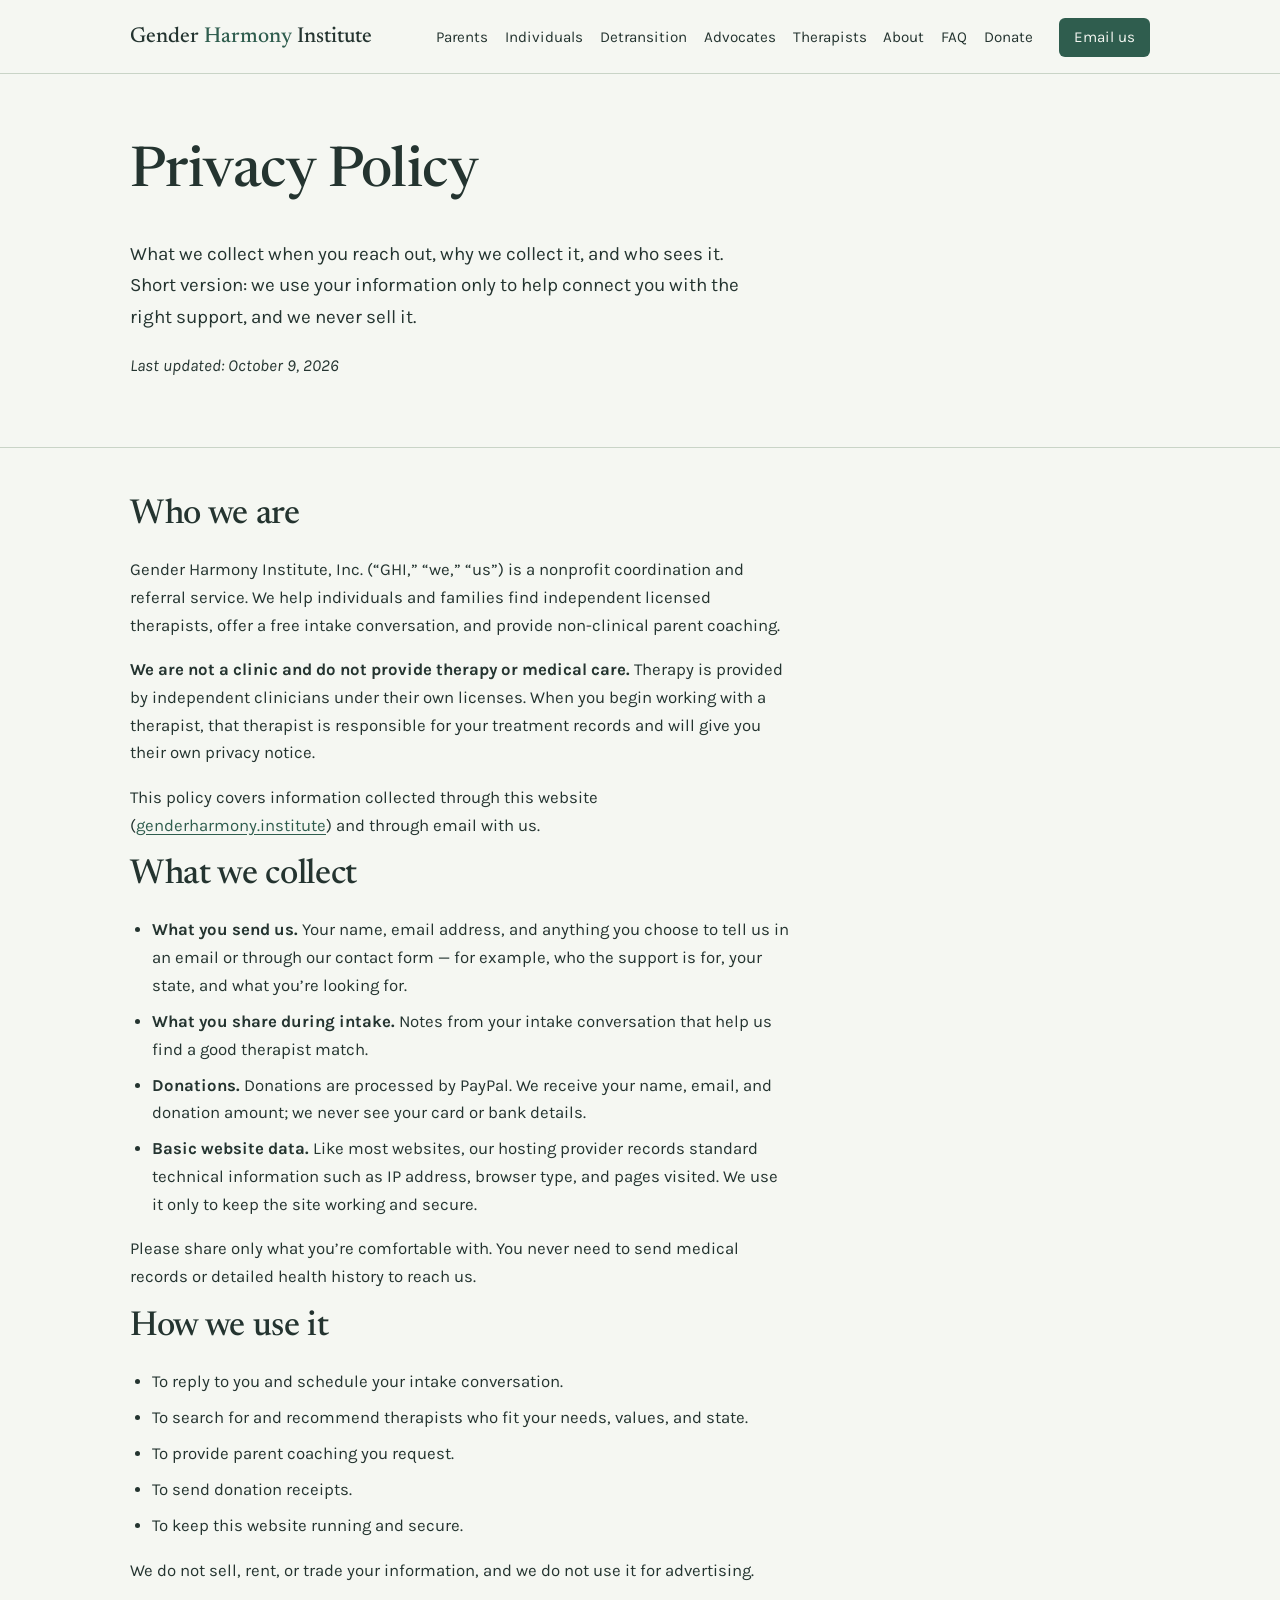
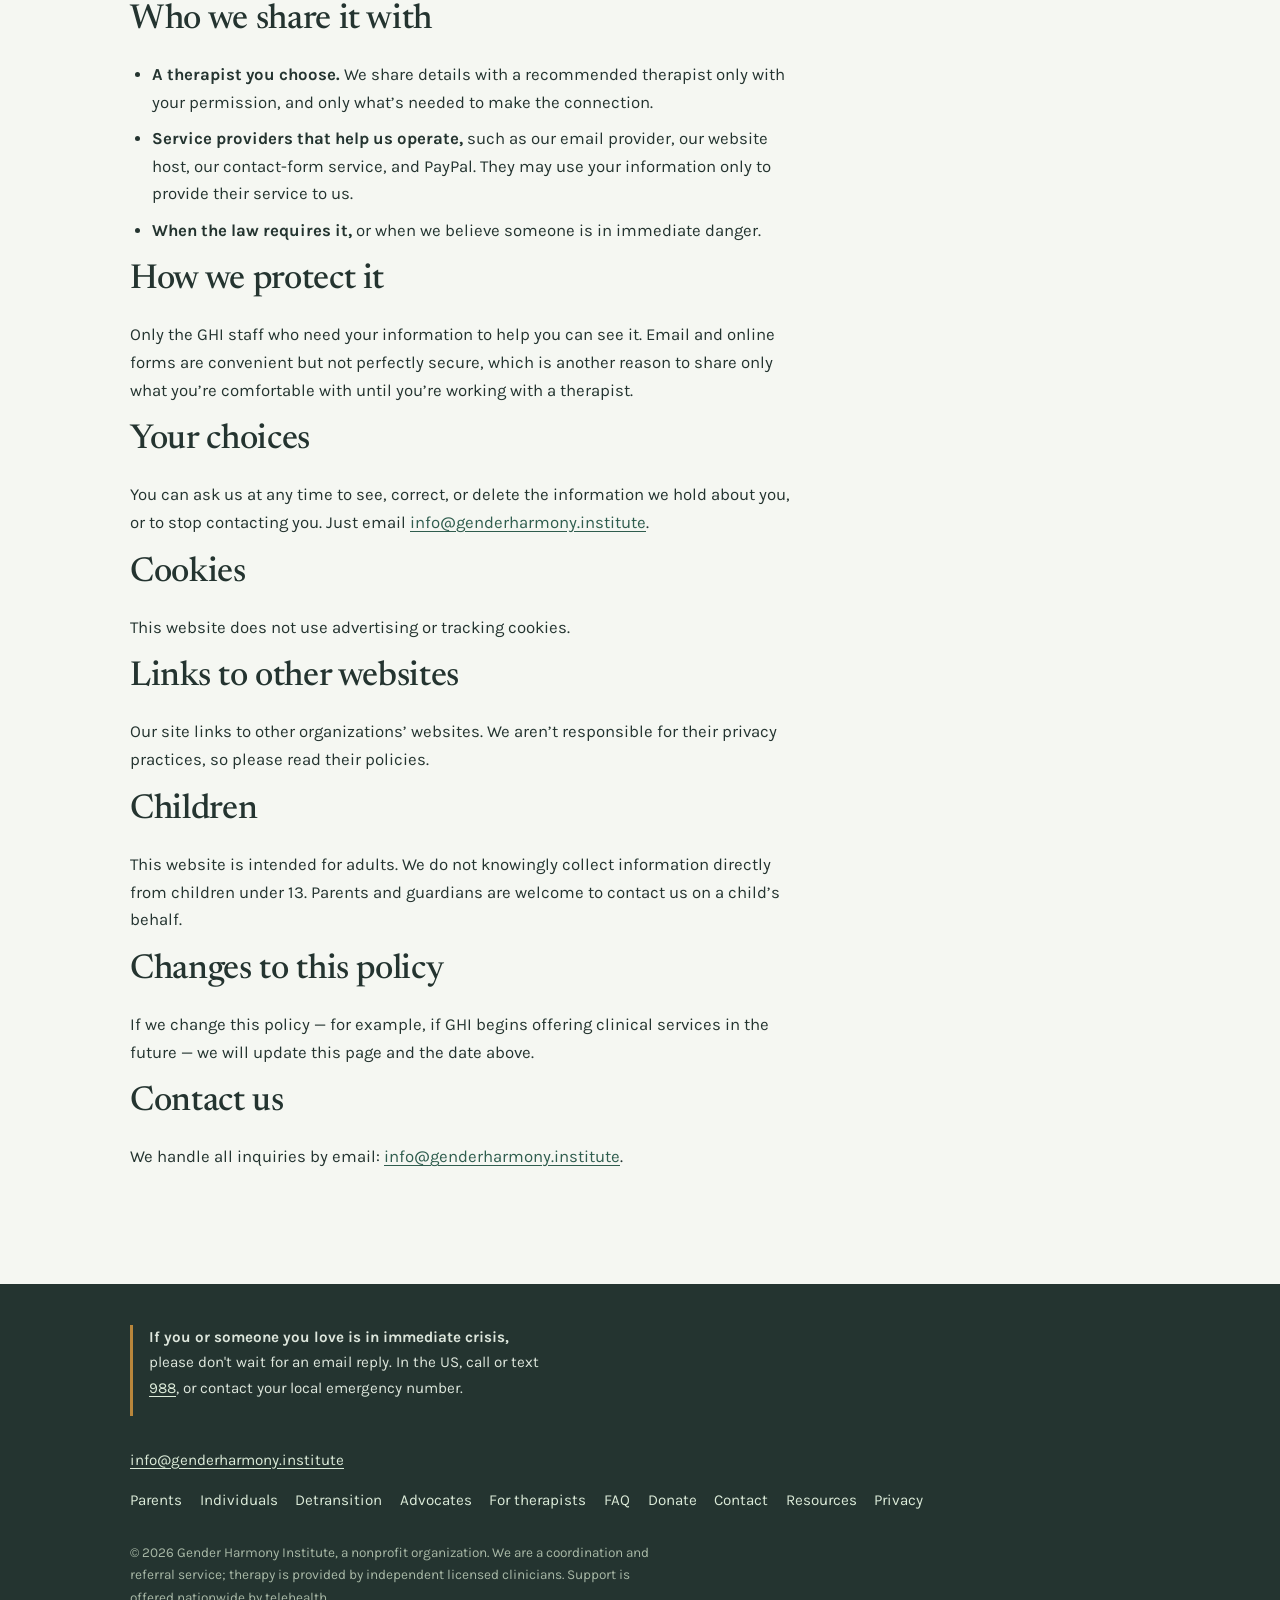
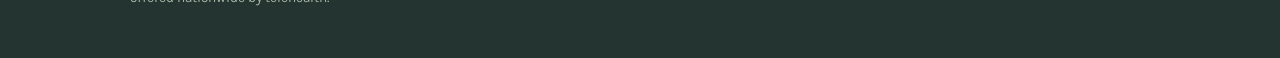
<file: privacy.html>
<!DOCTYPE html>
<html lang="en">
<head>
<meta charset="utf-8">
<meta name="viewport" content="width=device-width, initial-scale=1">
<title>Privacy Policy — Gender Harmony Institute</title>
<meta name="description" content="How Gender Harmony Institute, a nonprofit referral service, collects, uses, and protects your information.">
<link rel="preconnect" href="https://fonts.googleapis.com">
<link rel="preconnect" href="https://fonts.gstatic.com" crossorigin>
<link href="https://fonts.googleapis.com/css2?family=Karla:wght@400;600;700&family=Newsreader:ital,wght@0,400;0,500;0,600;1,400&display=swap" rel="stylesheet">
<link rel="stylesheet" href="styles.css">
</head>
<body>
<header class="site-header">
  <div class="wrap">
    <a class="wordmark" href="index.html">Gender <span>Harmony</span> Institute</a>
    <nav class="primary" aria-label="Main">
      <a href="parents.html">Parents</a>
      <a href="individuals.html">Individuals</a>
      <a href="detransition.html">Detransition</a>
      <a href="advocates.html">Advocates</a>
      <a href="therapists.html">Therapists</a>
      <a href="about.html">About</a>
      <a href="faq.html">FAQ</a>
      <a href="donate.html">Donate</a>
    </nav>
    <a class="nav-cta" href="mailto:info@genderharmony.institute">Email us</a>
  </div>
</header>
<main>
<section class="hero">
  <div class="wrap">
    <h1>Privacy Policy</h1>
    <p class="lede">What we collect when you reach out, why we collect it, and who sees it. Short version: we use your information only to help connect you with the right support, and we never sell it.</p>
    <p><em>Last updated: October 9, 2026</em></p>
  </div>
</section>

<section class="rule-top">
  <div class="wrap">
<h2>Who we are</h2>
<p>Gender Harmony Institute, Inc. (&ldquo;GHI,&rdquo; &ldquo;we,&rdquo; &ldquo;us&rdquo;) is a nonprofit coordination and referral service. We help individuals and families find independent licensed therapists, offer a free intake conversation, and provide non-clinical parent coaching.</p>
<p><strong>We are not a clinic and do not provide therapy or medical care.</strong> Therapy is provided by independent clinicians under their own licenses. When you begin working with a therapist, that therapist is responsible for your treatment records and will give you their own privacy notice.</p>
<p>This policy covers information collected through this website (<a href="https://genderharmony.institute">genderharmony.institute</a>) and through email with us.</p>

<h2>What we collect</h2>
<ul>
<li><strong>What you send us.</strong> Your name, email address, and anything you choose to tell us in an email or through our contact form &mdash; for example, who the support is for, your state, and what you&rsquo;re looking for.</li>
<li><strong>What you share during intake.</strong> Notes from your intake conversation that help us find a good therapist match.</li>
<li><strong>Donations.</strong> Donations are processed by PayPal. We receive your name, email, and donation amount; we never see your card or bank details.</li>
<li><strong>Basic website data.</strong> Like most websites, our hosting provider records standard technical information such as IP address, browser type, and pages visited. We use it only to keep the site working and secure.</li>
</ul>
<p>Please share only what you&rsquo;re comfortable with. You never need to send medical records or detailed health history to reach us.</p>

<h2>How we use it</h2>
<ul>
<li>To reply to you and schedule your intake conversation.</li>
<li>To search for and recommend therapists who fit your needs, values, and state.</li>
<li>To provide parent coaching you request.</li>
<li>To send donation receipts.</li>
<li>To keep this website running and secure.</li>
</ul>
<p>We do not sell, rent, or trade your information, and we do not use it for advertising.</p>

<h2>Who we share it with</h2>
<ul>
<li><strong>A therapist you choose.</strong> We share details with a recommended therapist only with your permission, and only what&rsquo;s needed to make the connection.</li>
<li><strong>Service providers that help us operate,</strong> such as our email provider, our website host, our contact-form service, and PayPal. They may use your information only to provide their service to us.</li>
<li><strong>When the law requires it,</strong> or when we believe someone is in immediate danger.</li>
</ul>

<h2>How we protect it</h2>
<p>Only the GHI staff who need your information to help you can see it. Email and online forms are convenient but not perfectly secure, which is another reason to share only what you&rsquo;re comfortable with until you&rsquo;re working with a therapist.</p>

<h2>Your choices</h2>
<p>You can ask us at any time to see, correct, or delete the information we hold about you, or to stop contacting you. Just email <a href="mailto:info@genderharmony.institute">info@genderharmony.institute</a>.</p>

<h2>Cookies</h2>
<p>This website does not use advertising or tracking cookies.</p>

<h2>Links to other websites</h2>
<p>Our site links to other organizations&rsquo; websites. We aren&rsquo;t responsible for their privacy practices, so please read their policies.</p>

<h2>Children</h2>
<p>This website is intended for adults. We do not knowingly collect information directly from children under 13. Parents and guardians are welcome to contact us on a child&rsquo;s behalf.</p>

<h2>Changes to this policy</h2>
<p>If we change this policy &mdash; for example, if GHI begins offering clinical services in the future &mdash; we will update this page and the date above.</p>

<h2>Contact us</h2>
<p>We handle all inquiries by email: <a href="mailto:info@genderharmony.institute">info@genderharmony.institute</a>.</p>
  </div>
</section>


</main>
<footer>
  <div class="wrap">
    <div class="cols">
      <div class="crisis">
        <p><strong>If you or someone you love is in immediate crisis,</strong> please don't wait for an email reply. In the US, call or text <a href="tel:988">988</a>, or contact your local emergency number.</p>
      </div>
      <div>
        <p><a href="mailto:info@genderharmony.institute">info@genderharmony.institute</a></p>
        <nav aria-label="Footer">
          <a href="parents.html">Parents</a>
          <a href="individuals.html">Individuals</a>
          <a href="detransition.html">Detransition</a>
          <a href="advocates.html">Advocates</a>
          <a href="therapists.html">For therapists</a>
          <a href="faq.html">FAQ</a>
          <a href="donate.html">Donate</a>
          <a href="contact.html">Contact</a>
          <a href="resources.html">Resources</a>
          <a href="privacy.html">Privacy</a>
        </nav>
      </div>
    </div>
    <p class="fine">&copy; 2026 Gender Harmony Institute, a nonprofit organization. We are a coordination and referral service; therapy is provided by independent licensed clinicians. Support is offered nationwide by telehealth.</p>
  </div>
</footer>
</body>
</html>
</file>
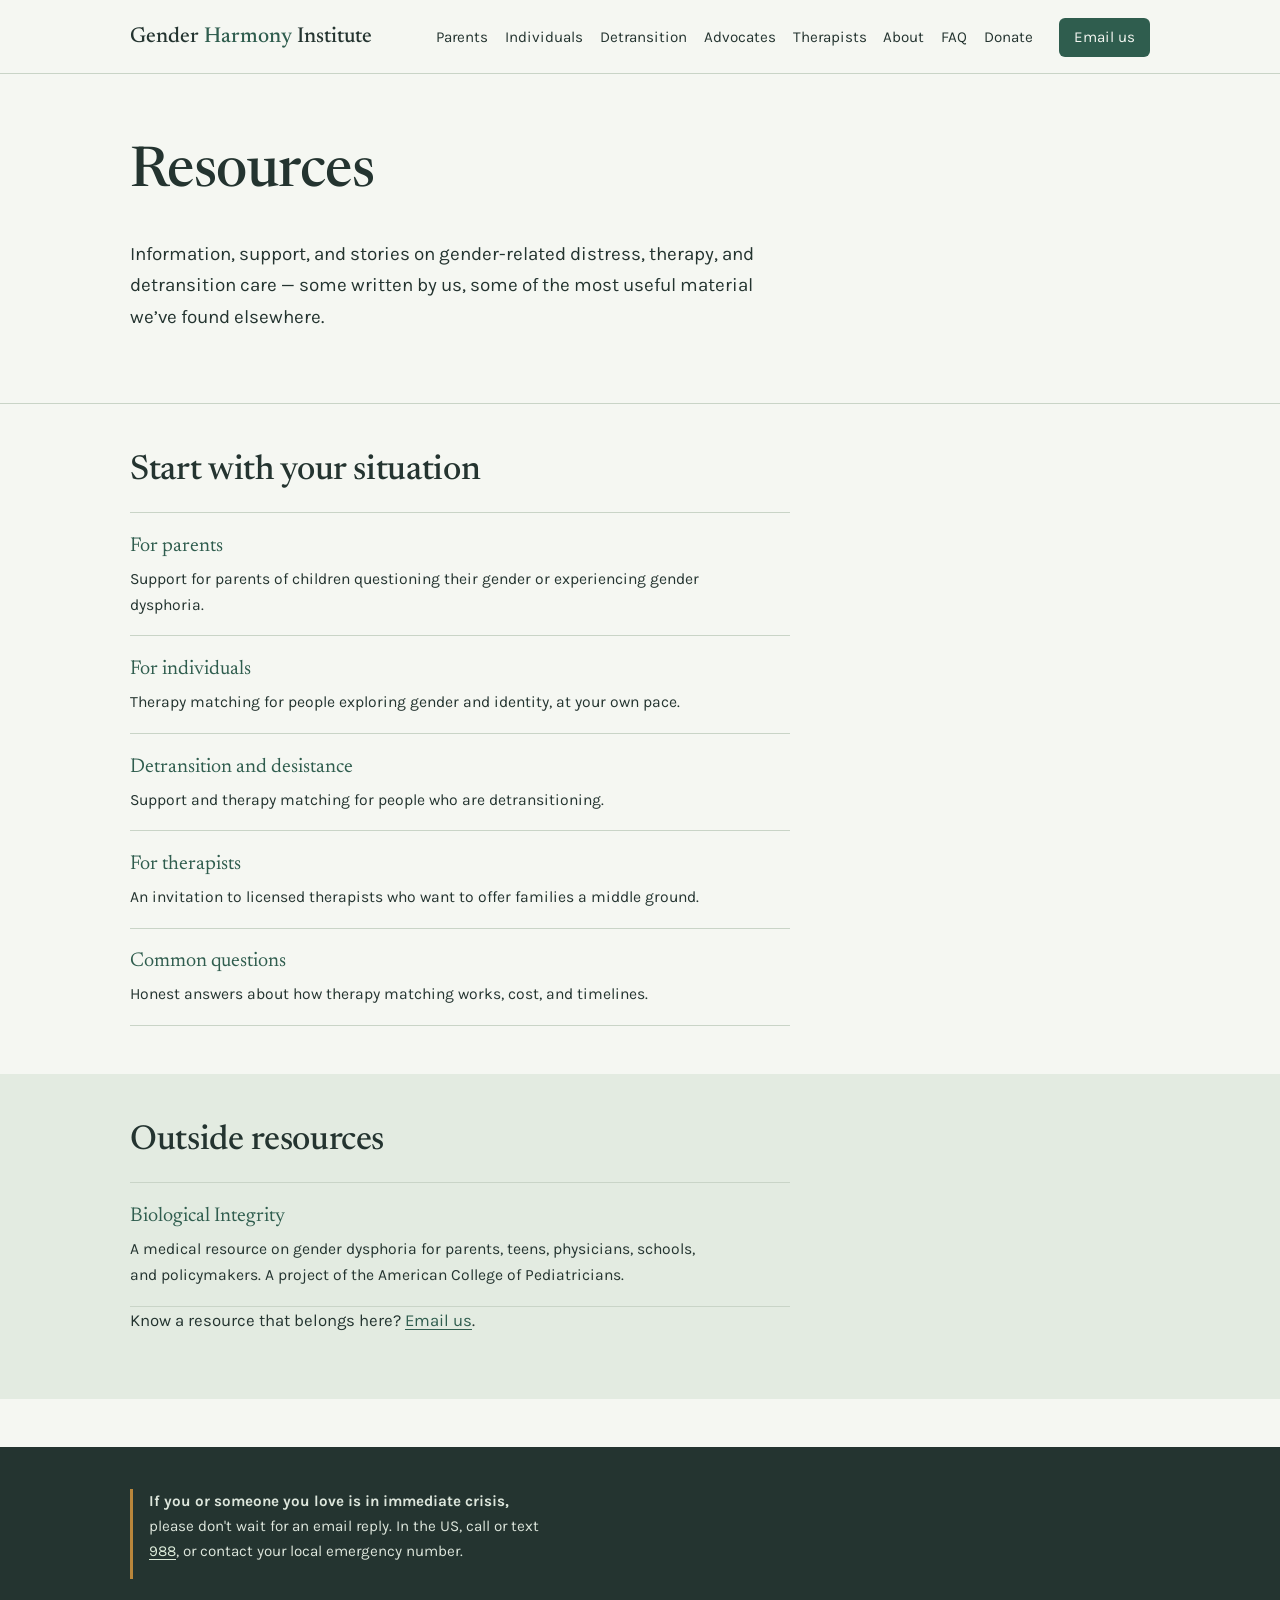
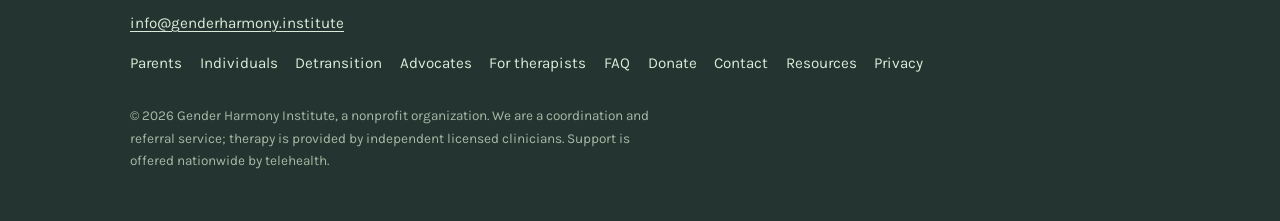
<file: resources.html>
<!DOCTYPE html>
<html lang="en">
<head>
<meta charset="utf-8">
<meta name="viewport" content="width=device-width, initial-scale=1">
<title>Resources — Gender Harmony Institute</title>
<meta name="description" content="Information, support, and stories on gender-related distress, therapy, and detransition care.">
<link rel="preconnect" href="https://fonts.googleapis.com">
<link rel="preconnect" href="https://fonts.gstatic.com" crossorigin>
<link href="https://fonts.googleapis.com/css2?family=Karla:wght@400;600;700&family=Newsreader:ital,wght@0,400;0,500;0,600;1,400&display=swap" rel="stylesheet">
<link rel="stylesheet" href="styles.css">
</head>
<body>
<header class="site-header">
  <div class="wrap">
    <a class="wordmark" href="index.html">Gender <span>Harmony</span> Institute</a>
    <nav class="primary" aria-label="Main">
      <a href="parents.html">Parents</a>
      <a href="individuals.html">Individuals</a>
      <a href="detransition.html">Detransition</a>
      <a href="advocates.html">Advocates</a>
      <a href="therapists.html">Therapists</a>
      <a href="about.html">About</a>
      <a href="faq.html">FAQ</a>
      <a href="donate.html">Donate</a>
    </nav>
    <a class="nav-cta" href="mailto:info@genderharmony.institute">Email us</a>
  </div>
</header>
<main>

<section class="hero">
  <div class="wrap">
    <h1>Resources</h1>
    <p class="lede">Information, support, and stories on gender-related distress, therapy, and detransition care &mdash; some written by us, some of the most useful material we&rsquo;ve found elsewhere.</p>
  </div>
</section>

<section class="rule-top">
  <div class="wrap">
    <h2>Start with your situation</h2>
    <ul class="paths">
      <li><a href="parents.html">For parents</a><p>Support for parents of children questioning their gender or experiencing gender dysphoria.</p></li>
      <li><a href="individuals.html">For individuals</a><p>Therapy matching for people exploring gender and identity, at your own pace.</p></li>
      <li><a href="detransition.html">Detransition and desistance</a><p>Support and therapy matching for people who are detransitioning.</p></li>
      <li><a href="therapists.html">For therapists</a><p>An invitation to licensed therapists who want to offer families a middle ground.</p></li>
      <li><a href="faq.html">Common questions</a><p>Honest answers about how therapy matching works, cost, and timelines.</p></li>
    </ul>
  </div>
</section>

<section class="band">
  <div class="wrap">
    <h2>Outside resources</h2>
    <ul class="paths">
      <li><a href="https://biologicalintegrity.org/" rel="noopener">Biological Integrity</a><p>A medical resource on gender dysphoria for parents, teens, physicians, schools, and policymakers. A project of the American College of Pediatricians.</p></li>
    </ul>
    <p>Know a resource that belongs here? <a href="mailto:info@genderharmony.institute">Email us</a>.</p>
  </div>
</section>

</main>
<footer>
  <div class="wrap">
    <div class="cols">
      <div class="crisis">
        <p><strong>If you or someone you love is in immediate crisis,</strong> please don't wait for an email reply. In the US, call or text <a href="tel:988">988</a>, or contact your local emergency number.</p>
      </div>
      <div>
        <p><a href="mailto:info@genderharmony.institute">info@genderharmony.institute</a></p>
        <nav aria-label="Footer">
          <a href="parents.html">Parents</a>
          <a href="individuals.html">Individuals</a>
          <a href="detransition.html">Detransition</a>
          <a href="advocates.html">Advocates</a>
          <a href="therapists.html">For therapists</a>
          <a href="faq.html">FAQ</a>
          <a href="donate.html">Donate</a>
          <a href="contact.html">Contact</a>
          <a href="resources.html">Resources</a>
          <a href="privacy.html">Privacy</a>
        </nav>
      </div>
    </div>
    <p class="fine">&copy; 2026 Gender Harmony Institute, a nonprofit organization. We are a coordination and referral service; therapy is provided by independent licensed clinicians. Support is offered nationwide by telehealth.</p>
  </div>
</footer>
</body>
</html>
</file>
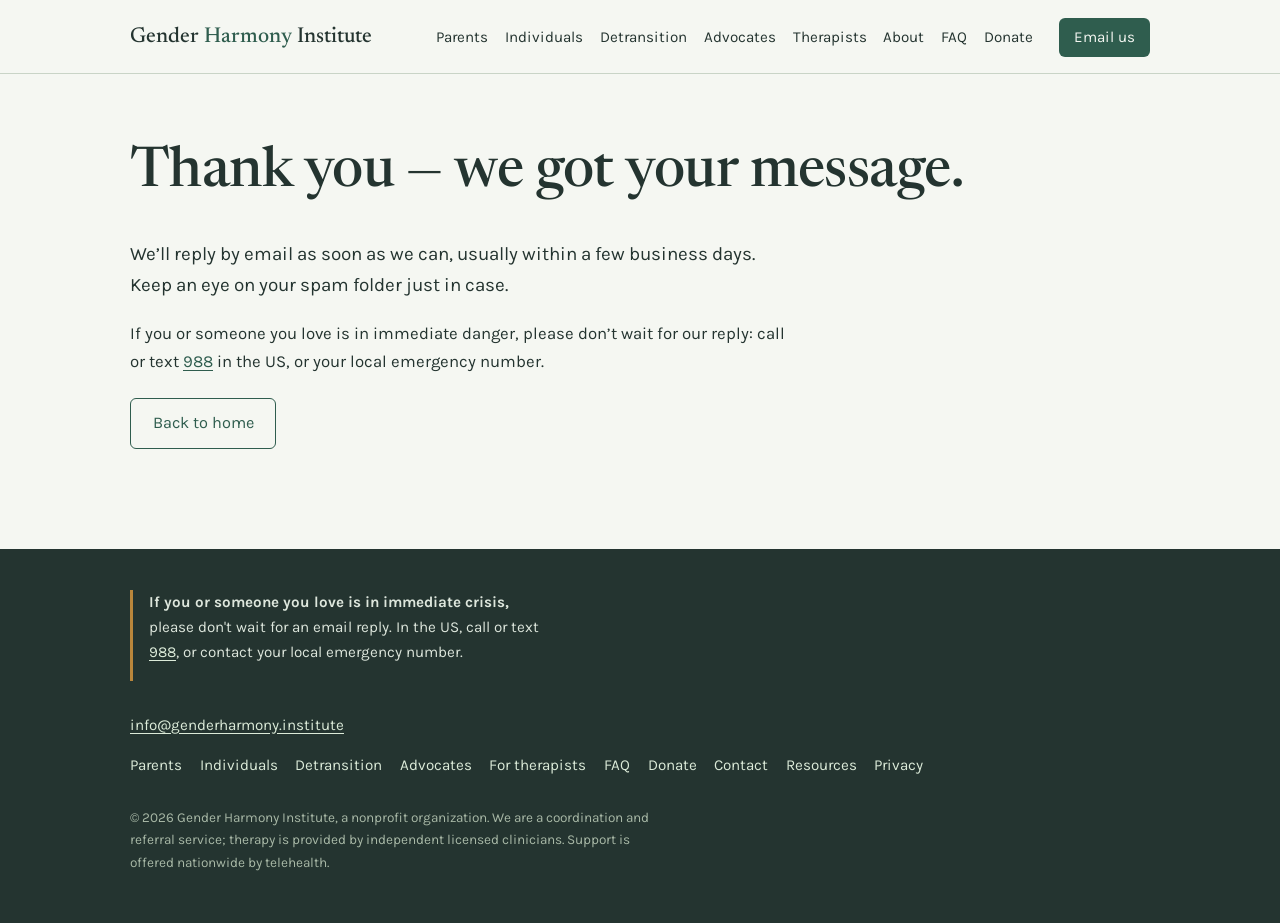
<file: thanks.html>
<!DOCTYPE html>
<html lang="en">
<head>
<meta charset="utf-8">
<meta name="robots" content="noindex">
<meta name="viewport" content="width=device-width, initial-scale=1">
<title>Thank you — Gender Harmony Institute</title>
<meta name="description" content="Send us a message or email us to start. A free fifteen-minute conversation with our intake coordinator is the first step for every family.">
<link rel="preconnect" href="https://fonts.googleapis.com">
<link rel="preconnect" href="https://fonts.gstatic.com" crossorigin>
<link href="https://fonts.googleapis.com/css2?family=Karla:wght@400;600;700&family=Newsreader:ital,wght@0,400;0,500;0,600;1,400&display=swap" rel="stylesheet">
<link rel="stylesheet" href="styles.css">
</head>
<body>
<header class="site-header">
  <div class="wrap">
    <a class="wordmark" href="index.html">Gender <span>Harmony</span> Institute</a>
    <nav class="primary" aria-label="Main">
      <a href="parents.html">Parents</a>
      <a href="individuals.html">Individuals</a>
      <a href="detransition.html">Detransition</a>
      <a href="advocates.html">Advocates</a>
      <a href="therapists.html">Therapists</a>
      <a href="about.html">About</a>
      <a href="faq.html">FAQ</a>
      <a href="donate.html">Donate</a>
    </nav>
    <a class="nav-cta" href="mailto:info@genderharmony.institute">Email us</a>
  </div>
</header>
<main>

<section class="hero">
  <div class="wrap">
    <h1>Thank you &mdash; we got your message.</h1>
    <p class="lede">We&rsquo;ll reply by email as soon as we can, usually within a few business days. Keep an eye on your spam folder just in case.</p>
    <p>If you or someone you love is in immediate danger, please don&rsquo;t wait for our reply: call or text <a href="tel:988">988</a> in the US, or your local emergency number.</p>
    <div class="btn-row"><a class="btn ghost" href="index.html">Back to home</a></div>
  </div>
</section>

</main>
<footer>
  <div class="wrap">
    <div class="cols">
      <div class="crisis">
        <p><strong>If you or someone you love is in immediate crisis,</strong> please don't wait for an email reply. In the US, call or text <a href="tel:988">988</a>, or contact your local emergency number.</p>
      </div>
      <div>
        <p><a href="mailto:info@genderharmony.institute">info@genderharmony.institute</a></p>
        <nav aria-label="Footer">
          <a href="parents.html">Parents</a>
          <a href="individuals.html">Individuals</a>
          <a href="detransition.html">Detransition</a>
          <a href="advocates.html">Advocates</a>
          <a href="therapists.html">For therapists</a>
          <a href="faq.html">FAQ</a>
          <a href="donate.html">Donate</a>
          <a href="contact.html">Contact</a>
          <a href="resources.html">Resources</a>
          <a href="privacy.html">Privacy</a>
        </nav>
      </div>
    </div>
    <p class="fine">&copy; 2026 Gender Harmony Institute, a nonprofit organization. We are a coordination and referral service; therapy is provided by independent licensed clinicians. Support is offered nationwide by telehealth.</p>
  </div>
</footer>
</body>
</html>
</file>
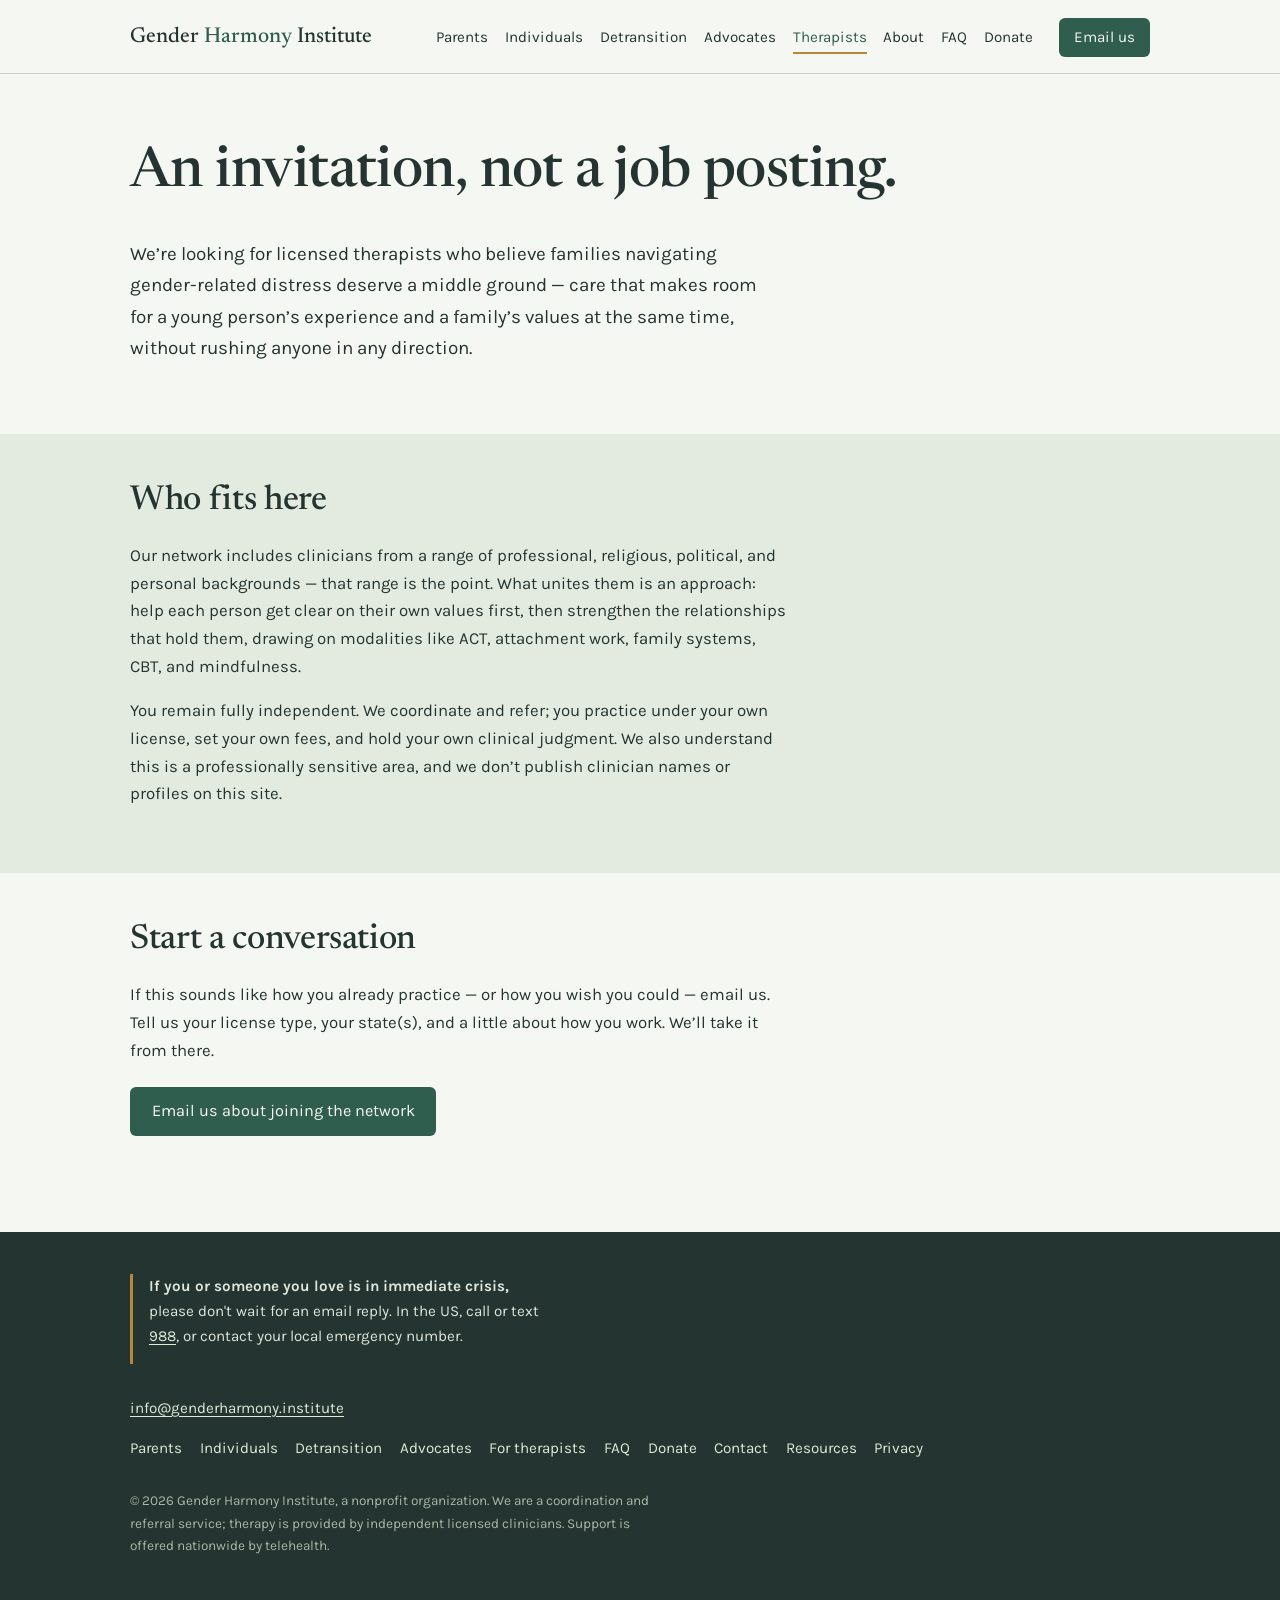
<file: therapists.html>
<!DOCTYPE html>
<html lang="en">
<head>
<meta charset="utf-8">
<meta name="viewport" content="width=device-width, initial-scale=1">
<title>For therapists — Gender Harmony Institute</title>
<meta name="description" content="An invitation to licensed therapists who want to offer families a middle ground on gender-related distress: clarity, connection, and room to slow down.">
<link rel="preconnect" href="https://fonts.googleapis.com">
<link rel="preconnect" href="https://fonts.gstatic.com" crossorigin>
<link href="https://fonts.googleapis.com/css2?family=Karla:wght@400;600;700&family=Newsreader:ital,wght@0,400;0,500;0,600;1,400&display=swap" rel="stylesheet">
<link rel="icon" href="data:image/svg+xml,%3Csvg xmlns=%27http://www.w3.org/2000/svg%27 viewBox=%270 0 32 32%27%3E%3Ccircle cx=%2716%27 cy=%2716%27 r=%2716%27 fill=%27%232F5D4E%27/%3E%3Cpath d=%27M5 16c4-6 8 6 11 0s7-6 11 0%27 fill=%27none%27 stroke=%27%23F5F7F2%27 stroke-width=%272.2%27 stroke-linecap=%27round%27/%3E%3Cpath d=%27M5 16c4 6 8-6 11 0s7 6 11 0%27 fill=%27none%27 stroke=%27%23B9863B%27 stroke-width=%272.2%27 stroke-linecap=%27round%27/%3E%3C/svg%3E">
<link rel="stylesheet" href="styles.css">
</head>
<body>
<header class="site-header">
  <div class="wrap">
    <a class="wordmark" href="index.html">Gender <span>Harmony</span> Institute</a>
    <nav class="primary" aria-label="Main">
      <a href="parents.html">Parents</a>
      <a href="individuals.html">Individuals</a>
      <a href="detransition.html">Detransition</a>
      <a href="advocates.html">Advocates</a>
      <a href="therapists.html" aria-current="page">Therapists</a>
      <a href="about.html">About</a>
      <a href="faq.html">FAQ</a>
      <a href="donate.html">Donate</a>
    </nav>
    <a class="nav-cta" href="mailto:info@genderharmony.institute">Email us</a>
  </div>
</header>
<main>

<section class="hero">
  <div class="wrap">
    <h1>An invitation, not a job posting.</h1>
    <p class="lede">We&rsquo;re looking for licensed therapists who believe families navigating gender-related distress deserve a middle ground &mdash; care that makes room for a young person&rsquo;s experience and a family&rsquo;s values at the same time, without rushing anyone in any direction.</p>
  </div>
</section>

<section class="band">
  <div class="wrap">
    <h2>Who fits here</h2>
    <p>Our network includes clinicians from a range of professional, religious, political, and personal backgrounds &mdash; that range is the point. What unites them is an approach: help each person get clear on their own values first, then strengthen the relationships that hold them, drawing on modalities like ACT, attachment work, family systems, CBT, and mindfulness.</p>
    <p>You remain fully independent. We coordinate and refer; you practice under your own license, set your own fees, and hold your own clinical judgment. We also understand this is a professionally sensitive area, and we don&rsquo;t publish clinician names or profiles on this site.</p>
  </div>
</section>

<section>
  <div class="wrap">
    <h2>Start a conversation</h2>
    <p>If this sounds like how you already practice &mdash; or how you wish you could &mdash; email us. Tell us your license type, your state(s), and a little about how you work. We&rsquo;ll take it from there.</p>
    <div class="btn-row">
      <a class="btn" href="mailto:info@genderharmony.institute?subject=Therapist%20inquiry">Email us about joining the network</a>
    </div>
  </div>
</section>

</main>
<footer>
  <div class="wrap">
    <div class="cols">
      <div class="crisis">
        <p><strong>If you or someone you love is in immediate crisis,</strong> please don't wait for an email reply. In the US, call or text <a href="tel:988">988</a>, or contact your local emergency number.</p>
      </div>
      <div>
        <p><a href="mailto:info@genderharmony.institute">info@genderharmony.institute</a></p>
        <nav aria-label="Footer">
          <a href="parents.html">Parents</a>
          <a href="individuals.html">Individuals</a>
          <a href="detransition.html">Detransition</a>
          <a href="advocates.html">Advocates</a>
          <a href="therapists.html">For therapists</a>
          <a href="faq.html">FAQ</a>
          <a href="donate.html">Donate</a>
          <a href="contact.html">Contact</a>
          <a href="resources.html">Resources</a>
          <a href="privacy.html">Privacy</a>
        </nav>
      </div>
    </div>
    <p class="fine">&copy; 2026 Gender Harmony Institute, a nonprofit organization. We are a coordination and referral service; therapy is provided by independent licensed clinicians. Support is offered nationwide by telehealth.</p>
  </div>
</footer>
</body>
</html>
</file>
<file: styles.css>
/* Gender Harmony Institute — shared styles */

:root {
  --paper: #F5F7F2;
  --ink: #243430;
  --pine: #2F5D4E;
  --pine-deep: #23453A;
  --moss: #E3EBE1;
  --honey: #B9863B;
  --dusk: #74919F;
  --rule: #C9D4C7;
  --max: 1060px;
  --prose: 66ch;
}

* { box-sizing: border-box; }

html { scroll-behavior: smooth; }
@media (prefers-reduced-motion: reduce) {
  html { scroll-behavior: auto; }
  * { animation: none !important; transition: none !important; }
}

body {
  margin: 0;
  background: var(--paper);
  color: var(--ink);
  font-family: "Karla", system-ui, sans-serif;
  font-size: 1.05rem;
  line-height: 1.65;
}

h1, h2, h3 {
  font-family: "Newsreader", Georgia, serif;
  font-weight: 500;
  line-height: 1.15;
  letter-spacing: -0.01em;
  margin: 0 0 0.6em;
}
h1 { font-size: clamp(2.3rem, 5.5vw, 3.5rem); }
h2 { font-size: clamp(1.6rem, 3.4vw, 2.15rem); margin-top: 0; }
h3 { font-size: 1.25rem; }

p { margin: 0 0 1em; max-width: var(--prose); }
ul, ol { max-width: var(--prose); padding-left: 1.3em; }
li { margin-bottom: 0.5em; }

a { color: var(--pine); text-underline-offset: 3px; }
a:hover { color: var(--pine-deep); }
a:focus-visible, button:focus-visible {
  outline: 3px solid var(--honey);
  outline-offset: 2px;
  border-radius: 2px;
}

.wrap { max-width: var(--max); margin: 0 auto; padding: 0 1.25rem; }

/* Header */
.site-header {
  border-bottom: 1px solid var(--rule);
  padding: 1.1rem 0 1rem;
  background: var(--paper);
}
.site-header .wrap {
  display: flex; flex-wrap: wrap; align-items: baseline; gap: 0.9rem 1.6rem;
}
.wordmark {
  font-family: "Newsreader", Georgia, serif;
  font-size: 1.35rem; font-weight: 500;
  color: var(--ink); text-decoration: none;
  margin-right: auto; white-space: nowrap;
}
.wordmark span { color: var(--pine); }
nav.primary { display: flex; flex-wrap: wrap; gap: 0.2rem 1.05rem; font-size: 0.95rem; }
nav.primary a { text-decoration: none; color: var(--ink); padding: 0.15rem 0; }
nav.primary a:hover { color: var(--pine); }
nav.primary a[aria-current="page"] {
  color: var(--pine);
  border-bottom: 2px solid var(--honey);
}
.nav-cta {
  font-size: 0.95rem;
  background: var(--pine); color: var(--paper) !important;
  text-decoration: none; padding: 0.45rem 0.95rem; border-radius: 6px;
}
.nav-cta:hover { background: var(--pine-deep); }

/* Hero */
.hero { padding: 4.2rem 0 3.2rem; }
.hero p.lede { font-size: 1.18rem; max-width: 58ch; }
.hero .braid { margin: 2.2rem 0 0; max-width: 560px; display: block; }

/* Sections */
section { padding: 3rem 0; }
section.band { background: var(--moss); }
section.deep { background: var(--pine-deep); color: var(--paper); }
section.deep h2 { color: var(--paper); }
section.deep a { color: #DCEBD9; }
.rule-top { border-top: 1px solid var(--rule); }

/* Quiet list of audiences (not cards) */
.paths { list-style: none; padding: 0; max-width: var(--prose); margin: 0; }
.paths li {
  border-top: 1px solid var(--rule);
  padding: 1.05rem 0;
  margin: 0;
}
.paths li:last-child { border-bottom: 1px solid var(--rule); }
.paths a { font-family: "Newsreader", Georgia, serif; font-size: 1.25rem; text-decoration: none; }
.paths p { margin: 0.25rem 0 0; font-size: 0.98rem; }

/* Steps (a real sequence) */
ol.steps { counter-reset: step; list-style: none; padding: 0; max-width: var(--prose); }
ol.steps li {
  counter-increment: step;
  padding: 1rem 0 1rem 3.1rem;
  position: relative;
  border-top: 1px solid var(--rule);
}
ol.steps li:last-child { border-bottom: 1px solid var(--rule); }
ol.steps li::before {
  content: counter(step);
  position: absolute; left: 0; top: 1.05rem;
  font-family: "Newsreader", Georgia, serif;
  font-size: 1.5rem; color: var(--honey);
  width: 2.2rem; text-align: left;
}
ol.steps strong { display: block; font-size: 1.08rem; }

/* Buttons */
.btn {
  display: inline-block;
  background: var(--pine); color: var(--paper);
  text-decoration: none;
  padding: 0.7rem 1.35rem; border-radius: 6px;
  font-size: 1.02rem;
}
.btn:hover { background: var(--pine-deep); color: var(--paper); }
.btn.ghost {
  background: transparent; color: var(--pine);
  border: 1.5px solid var(--pine);
}
.btn.ghost:hover { background: var(--moss); }
.btn-row { display: flex; flex-wrap: wrap; gap: 0.8rem; margin-top: 1.4rem; }

/* Honest-notes block */
.plain {
  border-left: 3px solid var(--honey);
  padding: 0.2rem 0 0.2rem 1.2rem;
  max-width: var(--prose);
}
.plain p { margin-bottom: 0.8em; }

/* Divider braid (sits inside the prose column, not centered in the page) */
.divider { display: block; margin: 0.4rem 0 1.2rem; }

/* FAQ */
details {
  border-top: 1px solid var(--rule);
  max-width: var(--prose);
  padding: 0.35rem 0;
}
details:last-of-type { border-bottom: 1px solid var(--rule); }
summary {
  cursor: pointer;
  font-family: "Newsreader", Georgia, serif;
  font-size: 1.18rem;
  padding: 0.7rem 0 0.7rem 1.5rem;
  position: relative;
  list-style: none;
}
summary::-webkit-details-marker { display: none; }
summary::before {
  content: "\25B8";
  position: absolute; left: 0; top: 0.7rem;
  color: var(--honey);
}
details[open] summary::before { content: "\25BE"; }
summary:hover { color: var(--pine); }
details[open] summary { color: var(--pine); }
details p, details ul { margin-left: 1.5rem; }
details p, details ul { padding-right: 0.5rem; }

/* Footer */
footer {
  background: var(--ink); color: #DDE6DC;
  padding: 2.6rem 0 2.2rem; margin-top: 3rem;
  font-size: 0.95rem;
}
footer a { color: #DCEBD9; }
footer .cols { display: flex; flex-wrap: wrap; gap: 2rem 4rem; }
footer .crisis {
  border-left: 3px solid var(--honey);
  padding-left: 1rem; max-width: 46ch;
}
footer nav { display: flex; flex-wrap: wrap; gap: 0.3rem 1.1rem; }
footer nav a { text-decoration: none; }
footer nav a:hover { text-decoration: underline; }
footer .fine { margin-top: 1.8rem; color: #A8B8A6; font-size: 0.85rem; }

@media (max-width: 640px) {
  .hero { padding: 2.8rem 0 2.2rem; }
  section { padding: 2.2rem 0; }
}

/* Contact form */
.contact-form { max-width: 34rem; display: grid; gap: 0.35rem; }
.contact-form label { font-weight: 600; margin-top: 0.8rem; }
.contact-form .hint, p.hint { font-weight: 400; font-size: 0.9rem; color: #4E5F5A; }
.contact-form input, .contact-form select, .contact-form textarea {
  font: inherit; color: var(--ink); background: #fff;
  border: 1px solid var(--rule); border-radius: 6px;
  padding: 0.6rem 0.75rem; width: 100%;
}
.contact-form input:focus, .contact-form select:focus, .contact-form textarea:focus {
  outline: 3px solid var(--honey); outline-offset: 1px; border-color: var(--pine);
}
.contact-form button { justify-self: start; margin-top: 1.2rem; border: 0; cursor: pointer; font: inherit; }
.contact-form .hp { position: absolute; left: -9999px; }
</file>
